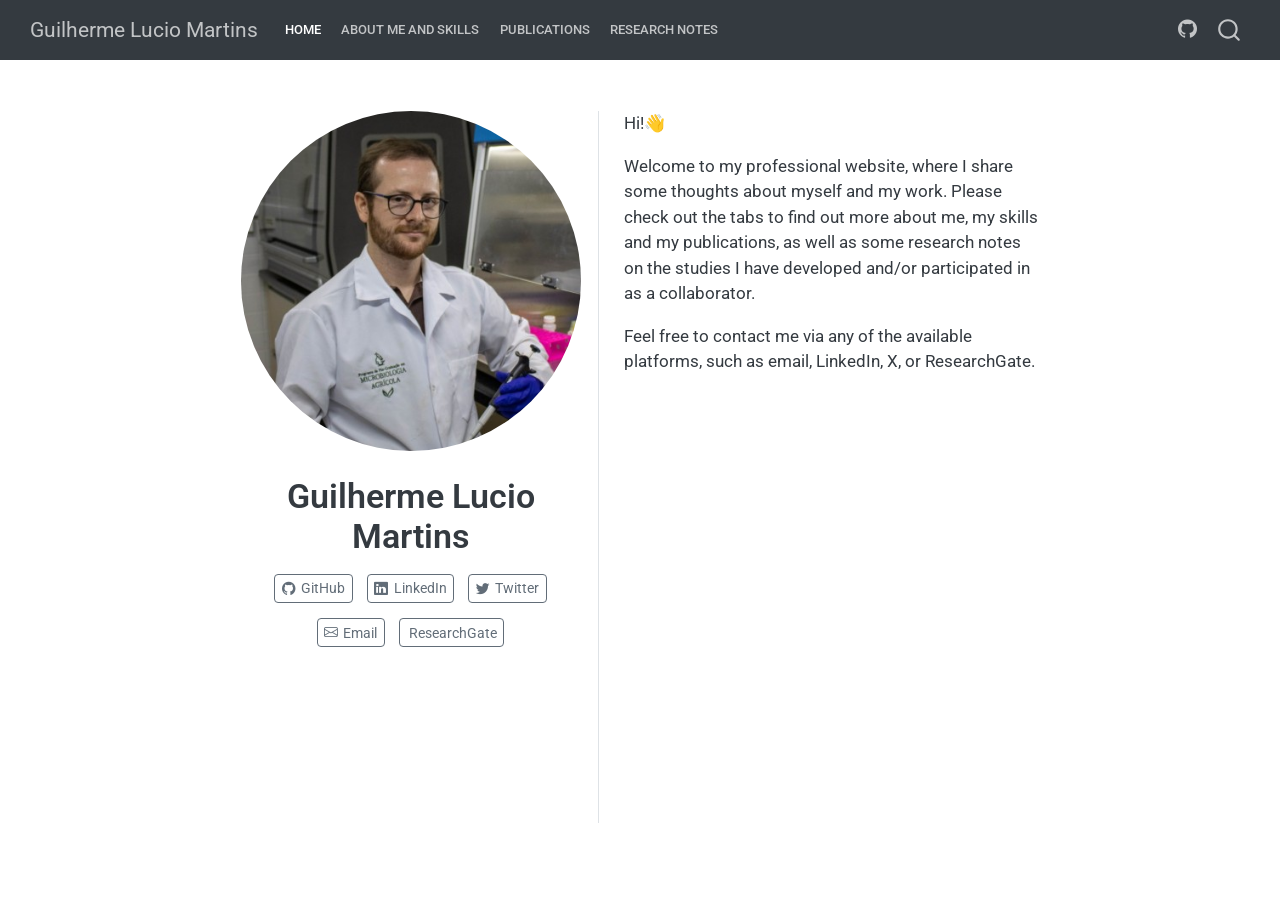
<file: docs/index.html>
<!DOCTYPE html>
<html xmlns="http://www.w3.org/1999/xhtml" lang="en" xml:lang="en"><head>

<meta charset="utf-8">
<meta name="generator" content="quarto-1.11.9">

<meta name="viewport" content="width=device-width, initial-scale=1.0, user-scalable=yes">


<title>Guilherme Lucio Martins</title>
<style>
/* Default styles provided by pandoc.
** See https://pandoc.org/MANUAL.html#variables-for-html for config info.
*/
span.smallcaps{font-variant: small-caps;}
div.columns{display: flex; gap: 1.5em;}
div.column{flex: auto;}
@media screen {
div.columns{gap: min(4vw, 1.5em);}
div.column{overflow-x: auto;}
}
div.hanging-indent{margin-left: 1.5em; text-indent: -1.5em;}
ul.task-list{list-style: none;}
ul.task-list li input[type="checkbox"] {
  width: 0.8em;
  margin: 0 0.8em 0.2em -1em; /* quarto-specific, see https://github.com/quarto-dev/quarto-cli/issues/4556 */ 
  vertical-align: middle;
}
</style>


<script src="site_libs/quarto-nav/quarto-nav.js"></script>
<script src="site_libs/quarto-nav/headroom.min.js"></script>
<script src="site_libs/clipboard/clipboard.min.js"></script>
<script src="site_libs/quarto-search/autocomplete.umd.js"></script>
<script src="site_libs/quarto-search/fuse.min.js"></script>
<script src="site_libs/quarto-search/quarto-search.js"></script>
<meta name="quarto:offset" content="./">
<script src="site_libs/quarto-html/quarto.js" type="module"></script>
<script src="site_libs/quarto-html/tabsets/tabsets.js" type="module"></script>
<script src="site_libs/quarto-html/scrollable-regions/scrollable-regions.js" type="module"></script>
<script src="site_libs/quarto-html/popper.min.js"></script>
<script src="site_libs/quarto-html/tippy.umd.min.js"></script>
<link href="site_libs/quarto-html/tippy.css" rel="stylesheet">
<link href="site_libs/quarto-html/quarto-syntax-highlighting-63b5708e65d6cd79cd7618c58d0c21e7.css" rel="stylesheet" id="quarto-text-highlighting-styles">
<script src="site_libs/bootstrap/bootstrap.min.js"></script>
<link href="site_libs/bootstrap/bootstrap-icons.css" rel="stylesheet">
<link href="site_libs/bootstrap/bootstrap-c6cf7bd44d0a6fa84b146c7b709c5f1a.min.css" rel="stylesheet" append-hash="true" id="quarto-bootstrap" data-mode="light">
<script id="quarto-search-options" type="application/json">{
  "location": "navbar",
  "copy-button": false,
  "collapse-after": 3,
  "panel-placement": "end",
  "type": "overlay",
  "limit": 50,
  "keyboard-shortcut": [
    "f",
    "/",
    "s"
  ],
  "show-item-context": false,
  "language": {
    "search-no-results-text": "No results",
    "search-matching-documents-text": "matching documents",
    "search-copy-link-title": "Copy link to search",
    "search-hide-matches-text": "Hide additional matches",
    "search-more-match-text": "more match in this document",
    "search-more-matches-text": "more matches in this document",
    "search-clear-button-title": "Clear",
    "search-text-placeholder": "",
    "search-detached-cancel-button-title": "Cancel",
    "search-submit-button-title": "Submit",
    "search-label": "Search"
  }
}</script>


</head>

<body class="nav-fixed fullcontent quarto-light"><a id="quarto-skip-link" class="visually-hidden-focusable" href="#quarto-document-content">Skip to main content</a>

<div id="quarto-search-results"></div>
  <header id="quarto-header" class="headroom fixed-top">
    <nav class="navbar navbar-expand-lg " data-bs-theme="dark" aria-label="Site">
      <div class="navbar-container container-fluid">
      <div class="navbar-brand-container mx-auto">
    <a class="navbar-brand" href="./index.html">
    <span class="navbar-title">Guilherme Lucio Martins</span>
    </a>
  </div>
          <button class="navbar-toggler" type="button" data-bs-toggle="collapse" data-bs-target="#navbarCollapse" aria-controls="navbarCollapse" aria-expanded="false" aria-label="Toggle navigation" onclick="if (window.quartoToggleHeadroom) { window.quartoToggleHeadroom(); }">
  <span class="navbar-toggler-icon"></span>
</button>
          <div class="collapse navbar-collapse" id="navbarCollapse">
            <ul class="navbar-nav navbar-nav-scroll me-auto">
  <li class="nav-item">
    <a class="nav-link active" href="./index.html" aria-current="page"> 
<span class="menu-text">Home</span></a>
  </li>  
  <li class="nav-item">
    <a class="nav-link" href="./about.html"> 
<span class="menu-text">About me and Skills</span></a>
  </li>  
  <li class="nav-item">
    <a class="nav-link" href="./publications.html"> 
<span class="menu-text">Publications</span></a>
  </li>  
  <li class="nav-item">
    <a class="nav-link" href="./notes.html"> 
<span class="menu-text">Research Notes</span></a>
  </li>  
</ul>
            <ul class="navbar-nav navbar-nav-scroll ms-auto">
  <li class="nav-item compact">
    <a class="nav-link" href="https://github.com/guilhermeluciomartins"> <i class="bi bi-github" role="img">
</i> 
<span class="menu-text"></span></a>
  </li>  
</ul>
          </div> <!-- /navcollapse -->
            <div class="quarto-navbar-tools">
</div>
            <div id="quarto-search" class="" title="Search"></div>
      </div> <!-- /container-fluid -->
    </nav>
</header>
<!-- content -->
<div id="quarto-content" class="quarto-container page-columns page-rows-contents page-layout-article page-navbar">
<!-- sidebar -->
<!-- margin-sidebar -->
    
<!-- main -->
<div class="quarto-about-trestles">
  <div class="about-entity">
    <img src="profile.jpg" class="about-image
  round " style="height: 20em; width: 20em;">
<header id="title-block-header" class="quarto-title-block default">
<div class="quarto-title">
<h1 class="title">Guilherme Lucio Martins</h1>
</div>
<div class="quarto-title-meta">
  </div>
</header>
    <div class="about-links">
  <a href="https://github.com/guilhermeluciomartins" class="about-link" rel="" target="">
    <i class="bi bi-github"></i>
     <span class="about-link-text">GitHub</span>
  </a>
  <a href="https://www.linkedin.com/in/guilherme-lucio-martins/" class="about-link" rel="" target="">
    <i class="bi bi-linkedin"></i>
     <span class="about-link-text">LinkedIn</span>
  </a>
  <a href="https://x.com/MartinsGL_" class="about-link" rel="" target="">
    <i class="bi bi-twitter"></i>
     <span class="about-link-text">Twitter</span>
  </a>
  <a href="mailto:guilhermelucio@usp.br" class="about-link" rel="" target="">
    <i class="bi bi-envelope"></i>
     <span class="about-link-text">Email</span>
  </a>
  <a href="https://www.researchgate.net/profile/Guilherme-Martins-23?ev=hdr_xprf" class="about-link" rel="" target="">
    <i class="bi bi-r square"></i>
     <span class="about-link-text">ResearchGate</span>
  </a>
</div>
  </div>
  <div class="about-contents"><main class="content" id="quarto-document-content" tabindex="-1">
<p>Hi!👋</p>
<p>Welcome to my professional website, where I share some thoughts about myself and my work. Please check out the tabs to find out more about me, my skills and my publications, as well as some research notes on the studies I have developed and/or participated in as a collaborator.</p>
<p>Feel free to contact me via any of the available platforms, such as email, LinkedIn, X, or ResearchGate.</p>


</main></div>
</div>
 <!-- /main -->
<script id="quarto-html-after-body" type="application/javascript">
  window.document.addEventListener("DOMContentLoaded", function (event) {
    const isCodeAnnotation = (el) => {
      for (const clz of el.classList) {
        if (clz.startsWith('code-annotation-')) {                     
          return true;
        }
      }
      return false;
    }
    const onCopySuccess = function(e) {
      // button target
      const button = e.trigger;
      // don't keep focus
      button.blur();
      // flash "checked"
      button.classList.add('code-copy-button-checked');
      var currentTitle = button.getAttribute("title");
      button.setAttribute("title", "Copied!");
      let tooltip;
      if (window.bootstrap) {
        button.setAttribute("data-bs-toggle", "tooltip");
        button.setAttribute("data-bs-placement", "left");
        button.setAttribute("data-bs-title", "Copied!");
        tooltip = new bootstrap.Tooltip(button, 
          { trigger: "manual", 
            customClass: "code-copy-button-tooltip",
            offset: [0, -8]});
        tooltip.show();    
      }
      setTimeout(function() {
        if (tooltip) {
          tooltip.hide();
          button.removeAttribute("data-bs-title");
          button.removeAttribute("data-bs-toggle");
          button.removeAttribute("data-bs-placement");
        }
        button.setAttribute("title", currentTitle);
        button.classList.remove('code-copy-button-checked');
      }, 1000);
      // clear code selection
      e.clearSelection();
    }
    const getTextToCopy = function(trigger) {
      const outerScaffold = trigger.parentElement.cloneNode(true);
      const codeEl = outerScaffold.querySelector('code');
      for (const childEl of codeEl.children) {
        if (isCodeAnnotation(childEl)) {
          childEl.remove();
        }
      }
      return codeEl.innerText;
    }
    const clipboard = new window.ClipboardJS('.code-copy-button:not([data-in-quarto-modal])', {
      text: getTextToCopy
    });
    clipboard.on('success', onCopySuccess);
    if (window.document.getElementById('quarto-embedded-source-code-modal')) {
      const clipboardModal = new window.ClipboardJS('.code-copy-button[data-in-quarto-modal]', {
        text: getTextToCopy,
        container: window.document.getElementById('quarto-embedded-source-code-modal')
      });
      clipboardModal.on('success', onCopySuccess);
    }
      var localhostRegex = new RegExp(/^(?:http|https):\/\/localhost\:?[0-9]*\//);
      var mailtoRegex = new RegExp(/^mailto:/);
        var filterRegex = new RegExp('/' + window.location.host + '/');
      var isInternal = (href) => {
          return filterRegex.test(href) || localhostRegex.test(href) || mailtoRegex.test(href);
      }
      // Inspect non-navigation links and adorn them if external
      window.quartoDecorateExternalLinks = function (root) {
     var links = (root || window.document).querySelectorAll('a[href]:not(.nav-link):not(.navbar-brand):not(.toc-action):not(.sidebar-link):not(.sidebar-item-toggle):not(.pagination-link):not(.no-external):not([aria-hidden]):not(.dropdown-item):not(.quarto-navigation-tool):not(.about-link)');
      for (var i=0; i<links.length; i++) {
        const link = links[i];
        if (!isInternal(link.href)) {
          // undo the damage that might have been done by quarto-nav.js in the case of
          // links that we want to consider external
          if (link.dataset.originalHref !== undefined) {
            link.href = link.dataset.originalHref;
          }
          if (!link.classList.contains('no-external-icon')) {
          }
        }
      }
      };
      window.quartoDecorateExternalLinks(window.document);
    // Esc closes the popup (WCAG 1.4.13) and focus leaving both trigger and
    // popup closes it (WCAG 2.4.11); tippy handles neither for interactive popups.
    const hideOnEscAndFocusOut = {
      name: 'hideOnEscAndFocusOut',
      defaultValue: true,
      fn(instance) {
        const dismiss = () => {
          // A show scheduled by the trigger delay would otherwise reopen it
          instance.clearDelayTimeouts();
          instance.hide();
        };
        const onKeyDown = (event) => {
          if (event.key !== 'Escape') {
            return;
          }
          // Keep Esc from also reaching page handlers (e.g. reveal.js overview),
          // except an open reveal.js slide menu, which Esc should close too.
          // The menu handles keys only when its keyboard option is on.
          const menuHandlesEsc = window.Reveal?.getPlugin?.('menu')?.isOpen() &&
            window.Reveal.getConfig().menu?.keyboard !== false;
          if (!menuHandlesEsc) {
            event.stopPropagation();
          }
          if (instance.popper.contains(window.document.activeElement)) {
            // Disabled while refocusing so the focus trigger does not reopen it
            instance.disable();
            instance.reference.focus();
            instance.enable();
          }
          dismiss();
        };
        const onFocusOut = (event) => {
          const target = event.relatedTarget;
          if (target && !instance.reference.contains(target) &&
              !instance.popper.contains(target)) {
            dismiss();
          }
        };
        // On the trigger too: a click trigger (code-annotations: select) has no
        // blur handling. Attached for the instance's lifetime so leaving the
        // trigger also cancels a show still pending on the trigger delay.
        instance.reference.addEventListener('focusout', onFocusOut);
        return {
          onShow() {
            window.document.addEventListener('keydown', onKeyDown, true);
            instance.popper.addEventListener('focusout', onFocusOut);
          },
          onHide() {
            window.document.removeEventListener('keydown', onKeyDown, true);
            instance.popper.removeEventListener('focusout', onFocusOut);
          },
          onDestroy() {
            instance.reference.removeEventListener('focusout', onFocusOut);
          },
        };
      },
    };
    function tippyHover(el, contentFn, onTriggerFn, onUntriggerFn) {
      const config = {
        allowHTML: true,
        maxWidth: 500,
        delay: 100,
        arrow: false,
        appendTo: function(el) {
            return el.parentElement;
        },
        interactive: true,
        interactiveBorder: 10,
        theme: 'quarto',
        placement: 'bottom-start',
        plugins: [hideOnEscAndFocusOut],
      };
      if (contentFn) {
        config.content = contentFn;
      }
      if (onTriggerFn) {
        config.onTrigger = onTriggerFn;
      }
      if (onUntriggerFn) {
        config.onUntrigger = onUntriggerFn;
      }
      window.tippy(el, config); 
    }
    const noterefs = window.document.querySelectorAll('a[role="doc-noteref"]');
    for (var i=0; i<noterefs.length; i++) {
      const ref = noterefs[i];
      tippyHover(ref, function() {
        // use id or data attribute instead here
        let href = ref.getAttribute('data-footnote-href') || ref.getAttribute('href');
        try { href = new URL(href).hash; } catch {}
        const id = href.replace(/^#\/?/, "");
        const note = window.document.getElementById(id);
        if (note) {
          return note.innerHTML;
        } else {
          return "";
        }
      });
    }
    const xrefs = window.document.querySelectorAll('a.quarto-xref');
    const processXRef = (id, note) => {
      // Strip column container classes
      const stripColumnClz = (el) => {
        el.classList.remove("page-full", "page-columns");
        if (el.children) {
          for (const child of el.children) {
            stripColumnClz(child);
          }
        }
      }
      stripColumnClz(note)
      if (id === null || id.startsWith('sec-')) {
        // Special case sections, only their first couple elements
        const container = document.createElement("div");
        if (note.children && note.children.length > 2) {
          container.appendChild(note.children[0].cloneNode(true));
          for (let i = 1; i < note.children.length; i++) {
            const child = note.children[i];
            if (child.tagName === "P" && child.innerText === "") {
              continue;
            } else {
              container.appendChild(child.cloneNode(true));
              break;
            }
          }
          if (window.Quarto?.typesetMath) {
            window.Quarto.typesetMath(container);
          }
          return container.innerHTML
        } else {
          if (window.Quarto?.typesetMath) {
            window.Quarto.typesetMath(note);
          }
          return note.innerHTML;
        }
      } else {
        // Remove any anchor links if they are present
        const anchorLink = note.querySelector('a.anchorjs-link');
        if (anchorLink) {
          anchorLink.remove();
        }
        if (window.Quarto?.typesetMath) {
          window.Quarto.typesetMath(note);
        }
        if (note.classList.contains("callout")) {
          return note.outerHTML;
        } else {
          return note.innerHTML;
        }
      }
    }
    for (var i=0; i<xrefs.length; i++) {
      const xref = xrefs[i];
      tippyHover(xref, undefined, function(instance) {
        instance.disable();
        let url = xref.getAttribute('href');
        let hash = undefined; 
        if (url.startsWith('#')) {
          hash = url;
        } else {
          try { hash = new URL(url).hash; } catch {}
        }
        if (hash) {
          const id = hash.replace(/^#\/?/, "");
          const note = window.document.getElementById(id);
          if (note !== null) {
            try {
              const html = processXRef(id, note.cloneNode(true));
              instance.setContent(html);
            } finally {
              instance.enable();
              instance.show();
            }
          } else {
            // See if we can fetch this
            fetch(url.split('#')[0])
            .then(res => res.text())
            .then(html => {
              const parser = new DOMParser();
              const htmlDoc = parser.parseFromString(html, "text/html");
              const note = htmlDoc.getElementById(id);
              if (note !== null) {
                const html = processXRef(id, note);
                instance.setContent(html);
              } 
            }).finally(() => {
              instance.enable();
              instance.show();
            });
          }
        } else {
          // See if we can fetch a full url (with no hash to target)
          // This is a special case and we should probably do some content thinning / targeting
          fetch(url)
          .then(res => res.text())
          .then(html => {
            const parser = new DOMParser();
            const htmlDoc = parser.parseFromString(html, "text/html");
            const note = htmlDoc.querySelector('main.content');
            if (note !== null) {
              // This should only happen for chapter cross references
              // (since there is no id in the URL)
              // remove the first header
              if (note.children.length > 0 && note.children[0].tagName === "HEADER") {
                note.children[0].remove();
              }
              const html = processXRef(null, note);
              instance.setContent(html);
            } 
          }).finally(() => {
            instance.enable();
            instance.show();
          });
        }
      }, function(instance) {
      });
    }
        let selectedAnnoteEl;
        const selectorForAnnotation = ( cell, annotation) => {
          let cellAttr = 'data-code-cell="' + cell + '"';
          let lineAttr = 'data-code-annotation="' +  annotation + '"';
          const selector = 'span[' + cellAttr + '][' + lineAttr + ']';
          return selector;
        }
        const selectCodeLines = (annoteEl) => {
          const doc = window.document;
          const targetCell = annoteEl.getAttribute("data-target-cell");
          const targetAnnotation = annoteEl.getAttribute("data-target-annotation");
          const annoteSpan = window.document.querySelector(selectorForAnnotation(targetCell, targetAnnotation));
          const lines = annoteSpan.getAttribute("data-code-lines").split(",");
          const lineIds = lines.map((line) => {
            return targetCell + "-" + line;
          })
          // Each band is positioned against its own containing block, which is
          // not the offsetParent of the lines, so place it from client rects.
          const placeBand = (band, firstEl, lastEl, codeBlock) => {
            const container = band.offsetParent;
            if (container === null) {
              return;
            }
            const containerRect = container.getBoundingClientRect();
            // Reveal.js scales slides with a transform, so convert client
            // pixels back to the CSS pixels of the container.
            const scale = containerRect.height / container.offsetHeight || 1;
            const firstRect = firstEl.getBoundingClientRect();
            const lastRect = lastEl.getBoundingClientRect();
            const top = (firstRect.top - containerRect.top) / scale - container.clientTop + container.scrollTop;
            const height = (lastRect.bottom - firstRect.top) / scale;
            band.style.top = top - 2 + "px";
            band.style.height = height + 4 + "px";
            if (codeBlock) {
              // Without the copy button wrapper, the containing block is wider
              // than the code block, so span the code block explicitly.
              const blockRect = codeBlock.getBoundingClientRect();
              band.style.left = (blockRect.left - containerRect.left) / scale - container.clientLeft + container.scrollLeft + "px";
              band.style.width = blockRect.width / scale + "px";
            }
          };
          if (lineIds.length > 0) {
            const el = window.document.getElementById(lineIds[0]);
            const lastEl = window.document.getElementById(lineIds[lineIds.length - 1]);
            const parent = el.parentElement.parentElement;
            // cook up a div (if necessary) and position it
            let div = window.document.getElementById("code-annotation-line-highlight");
            if (div === null) {
              div = window.document.createElement("div");
              div.setAttribute("id", "code-annotation-line-highlight");
              div.style.position = 'absolute';
              parent.appendChild(div);
            }
            placeBand(div, el, lastEl, parent.closest("div.sourceCode") || parent);
            let gutterDiv = window.document.getElementById("code-annotation-line-highlight-gutter");
            if (gutterDiv === null) {
              gutterDiv = window.document.createElement("div");
              gutterDiv.setAttribute("id", "code-annotation-line-highlight-gutter");
              gutterDiv.style.position = 'absolute';
              const codeCell = window.document.getElementById(targetCell);
              const gutter = codeCell.querySelector('.code-annotation-gutter');
              gutter.appendChild(gutterDiv);
            }
            placeBand(gutterDiv, el, lastEl);
            selectedAnnoteEl = annoteEl;
          }
        };
        const unselectCodeLines = () => {
          const elementsIds = ["code-annotation-line-highlight", "code-annotation-line-highlight-gutter"];
          elementsIds.forEach((elId) => {
            const div = window.document.getElementById(elId);
            if (div) {
              div.remove();
            }
          });
          selectedAnnoteEl = undefined;
        };
          // Handle positioning of the toggle
      window.addEventListener(
        "resize",
        throttle(() => {
          elRect = undefined;
          if (selectedAnnoteEl) {
            selectCodeLines(selectedAnnoteEl);
          }
        }, 10)
      );
      function throttle(fn, ms) {
      let throttle = false;
      let timer;
        return (...args) => {
          if(!throttle) { // first call gets through
              fn.apply(this, args);
              throttle = true;
          } else { // all the others get throttled
              if(timer) clearTimeout(timer); // cancel #2
              timer = setTimeout(() => {
                fn.apply(this, args);
                timer = throttle = false;
              }, ms);
          }
        };
      }
        // Attach click handler to the DT
        const annoteDls = window.document.querySelectorAll('dt[data-target-cell]');
        for (const annoteDlNode of annoteDls) {
          annoteDlNode.addEventListener('click', (event) => {
            const clickedEl = event.target;
            if (clickedEl !== selectedAnnoteEl) {
              unselectCodeLines();
              const activeEl = window.document.querySelector('dt[data-target-cell].code-annotation-active');
              if (activeEl) {
                activeEl.classList.remove('code-annotation-active');
              }
              selectCodeLines(clickedEl);
              clickedEl.classList.add('code-annotation-active');
            } else {
              // Unselect the line
              unselectCodeLines();
              clickedEl.classList.remove('code-annotation-active');
            }
          });
        }
    const findCites = (el) => {
      const parentEl = el.parentElement;
      if (parentEl) {
        const cites = parentEl.dataset.cites;
        if (cites) {
          return {
            el,
            cites: cites.split(' ')
          };
        } else {
          return findCites(el.parentElement)
        }
      } else {
        return undefined;
      }
    };
    var bibliorefs = window.document.querySelectorAll('a[role="doc-biblioref"]');
    for (var i=0; i<bibliorefs.length; i++) {
      const ref = bibliorefs[i];
      const citeInfo = findCites(ref);
      if (citeInfo) {
        tippyHover(citeInfo.el, function() {
          var popup = window.document.createElement('div');
          citeInfo.cites.forEach(function(cite) {
            var citeDiv = window.document.createElement('div');
            citeDiv.classList.add('hanging-indent');
            citeDiv.classList.add('csl-entry');
            var biblioDiv = window.document.getElementById('ref-' + cite);
            if (biblioDiv) {
              citeDiv.innerHTML = biblioDiv.innerHTML;
            }
            popup.appendChild(citeDiv);
          });
          return popup.innerHTML;
        });
      }
    }
  });
  </script>
  <script type="application/javascript">
  window.quartoScrollableRegionsLabels = {"code":"Scrollable code","output":"Scrollable output"};
  </script>
</div> <!-- /content -->




</body></html>
</file>
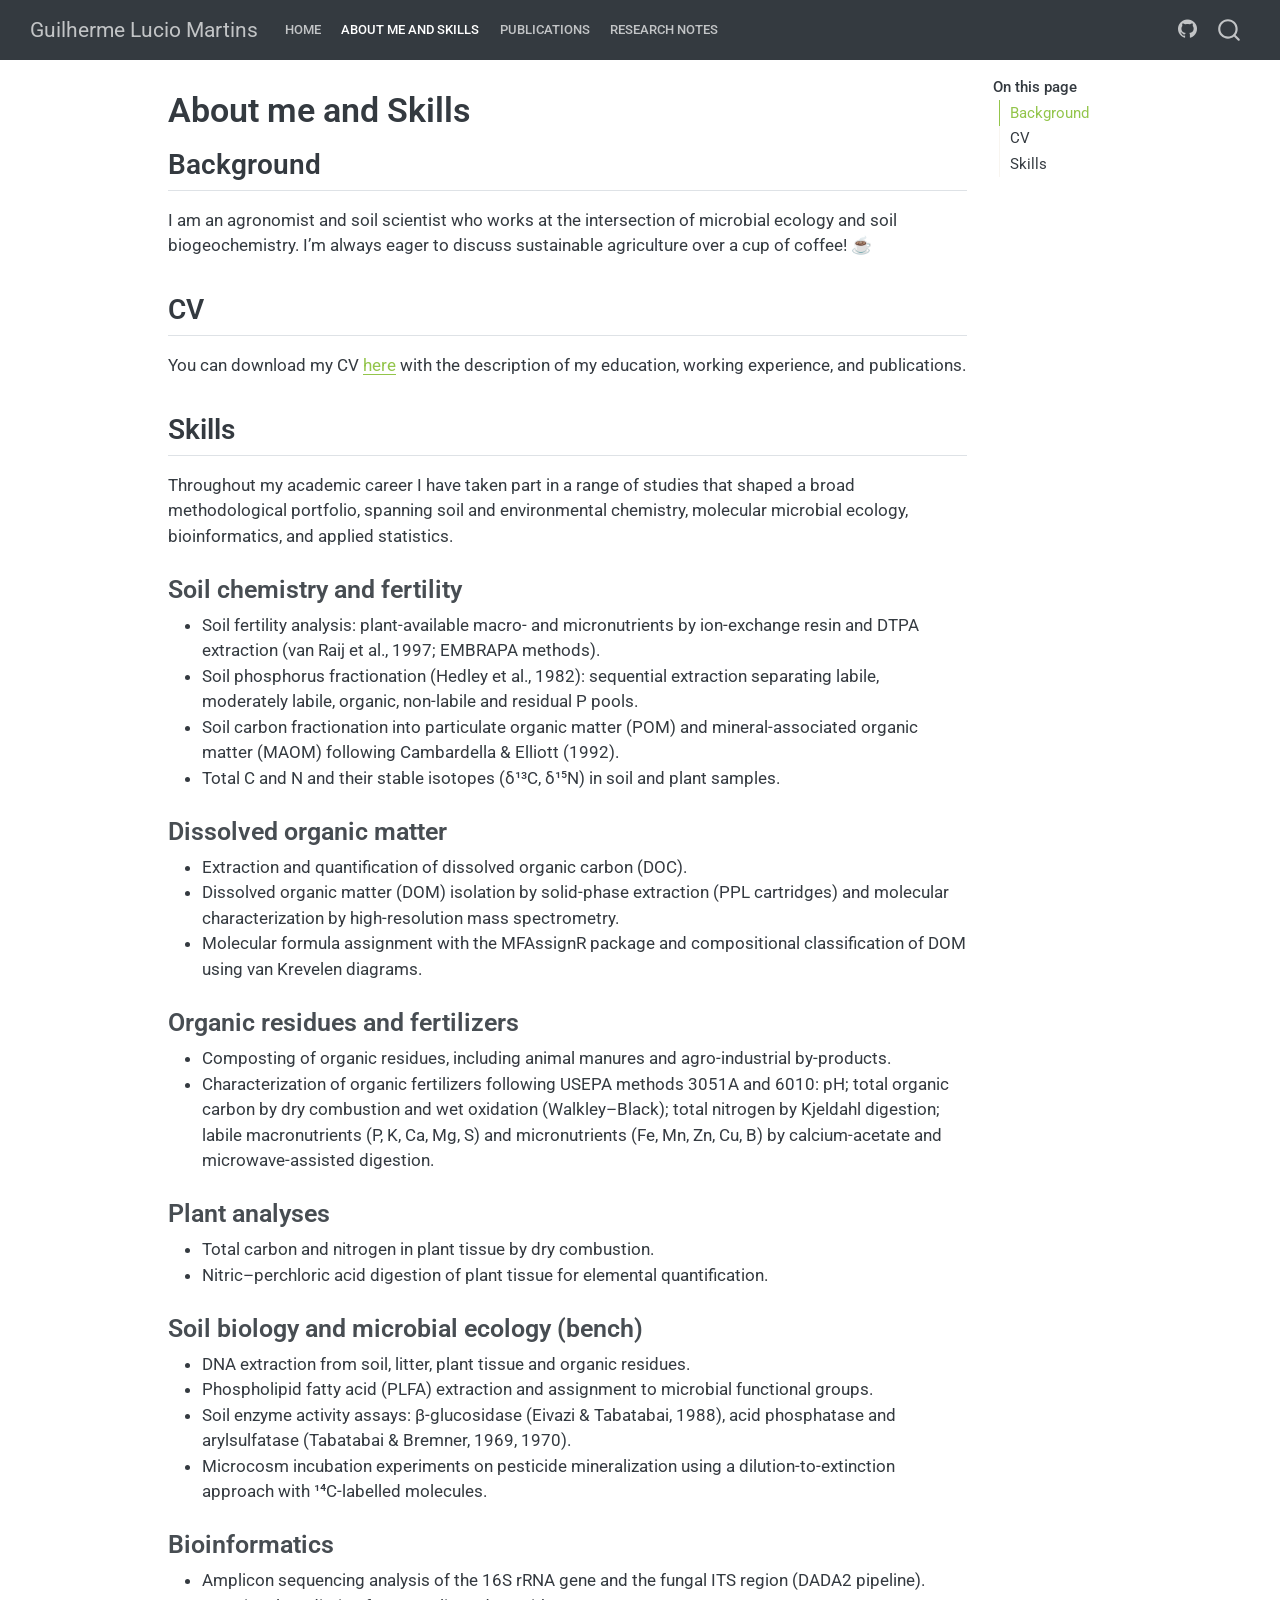
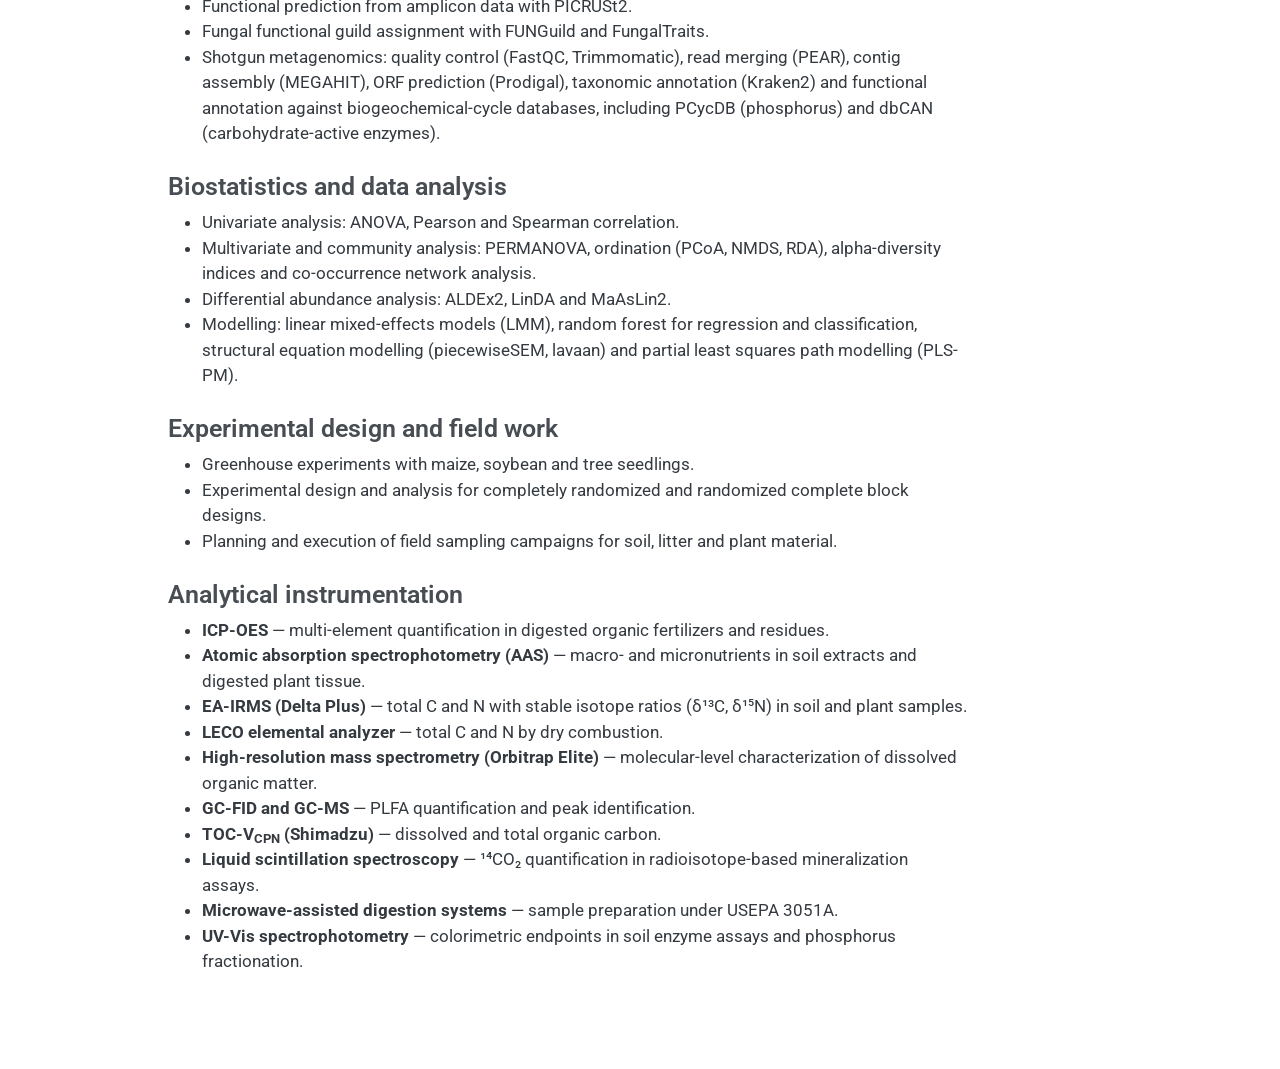
<file: docs/about.html>
<!DOCTYPE html>
<html xmlns="http://www.w3.org/1999/xhtml" lang="en" xml:lang="en"><head>

<meta charset="utf-8">
<meta name="generator" content="quarto-1.11.9">

<meta name="viewport" content="width=device-width, initial-scale=1.0, user-scalable=yes">


<title>About me and Skills – Guilherme Lucio Martins</title>
<style>
/* Default styles provided by pandoc.
** See https://pandoc.org/MANUAL.html#variables-for-html for config info.
*/
span.smallcaps{font-variant: small-caps;}
div.columns{display: flex; gap: 1.5em;}
div.column{flex: auto;}
@media screen {
div.columns{gap: min(4vw, 1.5em);}
div.column{overflow-x: auto;}
}
div.hanging-indent{margin-left: 1.5em; text-indent: -1.5em;}
ul.task-list{list-style: none;}
ul.task-list li input[type="checkbox"] {
  width: 0.8em;
  margin: 0 0.8em 0.2em -1em; /* quarto-specific, see https://github.com/quarto-dev/quarto-cli/issues/4556 */ 
  vertical-align: middle;
}
</style>


<script src="site_libs/quarto-nav/quarto-nav.js"></script>
<script src="site_libs/quarto-nav/headroom.min.js"></script>
<script src="site_libs/clipboard/clipboard.min.js"></script>
<script src="site_libs/quarto-search/autocomplete.umd.js"></script>
<script src="site_libs/quarto-search/fuse.min.js"></script>
<script src="site_libs/quarto-search/quarto-search.js"></script>
<meta name="quarto:offset" content="./">
<script src="site_libs/quarto-html/quarto.js" type="module"></script>
<script src="site_libs/quarto-html/tabsets/tabsets.js" type="module"></script>
<script src="site_libs/quarto-html/scrollable-regions/scrollable-regions.js" type="module"></script>
<script src="site_libs/quarto-html/popper.min.js"></script>
<script src="site_libs/quarto-html/tippy.umd.min.js"></script>
<script src="site_libs/quarto-html/anchor.min.js"></script>
<link href="site_libs/quarto-html/tippy.css" rel="stylesheet">
<link href="site_libs/quarto-html/quarto-syntax-highlighting-63b5708e65d6cd79cd7618c58d0c21e7.css" rel="stylesheet" id="quarto-text-highlighting-styles">
<script src="site_libs/bootstrap/bootstrap.min.js"></script>
<link href="site_libs/bootstrap/bootstrap-icons.css" rel="stylesheet">
<link href="site_libs/bootstrap/bootstrap-c6cf7bd44d0a6fa84b146c7b709c5f1a.min.css" rel="stylesheet" append-hash="true" id="quarto-bootstrap" data-mode="light">
<script id="quarto-search-options" type="application/json">{
  "location": "navbar",
  "copy-button": false,
  "collapse-after": 3,
  "panel-placement": "end",
  "type": "overlay",
  "limit": 50,
  "keyboard-shortcut": [
    "f",
    "/",
    "s"
  ],
  "show-item-context": false,
  "language": {
    "search-no-results-text": "No results",
    "search-matching-documents-text": "matching documents",
    "search-copy-link-title": "Copy link to search",
    "search-hide-matches-text": "Hide additional matches",
    "search-more-match-text": "more match in this document",
    "search-more-matches-text": "more matches in this document",
    "search-clear-button-title": "Clear",
    "search-text-placeholder": "",
    "search-detached-cancel-button-title": "Cancel",
    "search-submit-button-title": "Submit",
    "search-label": "Search"
  }
}</script>


</head>

<body class="nav-fixed quarto-light"><a id="quarto-skip-link" class="visually-hidden-focusable" href="#quarto-document-content">Skip to main content</a>

<div id="quarto-search-results"></div>
  <header id="quarto-header" class="headroom fixed-top">
    <nav class="navbar navbar-expand-lg " data-bs-theme="dark" aria-label="Site">
      <div class="navbar-container container-fluid">
      <div class="navbar-brand-container mx-auto">
    <a class="navbar-brand" href="./index.html">
    <span class="navbar-title">Guilherme Lucio Martins</span>
    </a>
  </div>
          <button class="navbar-toggler" type="button" data-bs-toggle="collapse" data-bs-target="#navbarCollapse" aria-controls="navbarCollapse" aria-expanded="false" aria-label="Toggle navigation" onclick="if (window.quartoToggleHeadroom) { window.quartoToggleHeadroom(); }">
  <span class="navbar-toggler-icon"></span>
</button>
          <div class="collapse navbar-collapse" id="navbarCollapse">
            <ul class="navbar-nav navbar-nav-scroll me-auto">
  <li class="nav-item">
    <a class="nav-link" href="./index.html"> 
<span class="menu-text">Home</span></a>
  </li>  
  <li class="nav-item">
    <a class="nav-link active" href="./about.html" aria-current="page"> 
<span class="menu-text">About me and Skills</span></a>
  </li>  
  <li class="nav-item">
    <a class="nav-link" href="./publications.html"> 
<span class="menu-text">Publications</span></a>
  </li>  
  <li class="nav-item">
    <a class="nav-link" href="./notes.html"> 
<span class="menu-text">Research Notes</span></a>
  </li>  
</ul>
            <ul class="navbar-nav navbar-nav-scroll ms-auto">
  <li class="nav-item compact">
    <a class="nav-link" href="https://github.com/guilhermeluciomartins"> <i class="bi bi-github" role="img">
</i> 
<span class="menu-text"></span></a>
  </li>  
</ul>
          </div> <!-- /navcollapse -->
            <div class="quarto-navbar-tools">
</div>
            <div id="quarto-search" class="" title="Search"></div>
      </div> <!-- /container-fluid -->
    </nav>
</header>
<!-- content -->
<div id="quarto-content" class="quarto-container page-columns page-rows-contents page-layout-article page-navbar">
<!-- sidebar -->
<!-- margin-sidebar -->
    <div id="quarto-margin-sidebar" class="sidebar margin-sidebar">
        <nav id="TOC" role="doc-toc" aria-labelledby="toc-title" class="toc-active">
    <h2 id="toc-title">On this page</h2>
   
  <ul>
  <li><a href="#background" id="toc-background" class="nav-link active" data-scroll-target="#background">Background</a></li>
  <li><a href="#cv" id="toc-cv" class="nav-link" data-scroll-target="#cv">CV</a></li>
  <li><a href="#skills" id="toc-skills" class="nav-link" data-scroll-target="#skills">Skills</a>
  <ul class="collapse">
  <li><a href="#soil-chemistry-and-fertility" id="toc-soil-chemistry-and-fertility" class="nav-link" data-scroll-target="#soil-chemistry-and-fertility">Soil chemistry and fertility</a></li>
  <li><a href="#dissolved-organic-matter" id="toc-dissolved-organic-matter" class="nav-link" data-scroll-target="#dissolved-organic-matter">Dissolved organic matter</a></li>
  <li><a href="#organic-residues-and-fertilizers" id="toc-organic-residues-and-fertilizers" class="nav-link" data-scroll-target="#organic-residues-and-fertilizers">Organic residues and fertilizers</a></li>
  <li><a href="#plant-analyses" id="toc-plant-analyses" class="nav-link" data-scroll-target="#plant-analyses">Plant analyses</a></li>
  <li><a href="#soil-biology-and-microbial-ecology-bench" id="toc-soil-biology-and-microbial-ecology-bench" class="nav-link" data-scroll-target="#soil-biology-and-microbial-ecology-bench">Soil biology and microbial ecology (bench)</a></li>
  <li><a href="#bioinformatics" id="toc-bioinformatics" class="nav-link" data-scroll-target="#bioinformatics">Bioinformatics</a></li>
  <li><a href="#biostatistics-and-data-analysis" id="toc-biostatistics-and-data-analysis" class="nav-link" data-scroll-target="#biostatistics-and-data-analysis">Biostatistics and data analysis</a></li>
  <li><a href="#experimental-design-and-field-work" id="toc-experimental-design-and-field-work" class="nav-link" data-scroll-target="#experimental-design-and-field-work">Experimental design and field work</a></li>
  <li><a href="#analytical-instrumentation" id="toc-analytical-instrumentation" class="nav-link" data-scroll-target="#analytical-instrumentation">Analytical instrumentation</a></li>
  </ul></li>
  </ul>
</nav>
    </div>
<!-- main -->
<main class="content" id="quarto-document-content" tabindex="-1">

<header id="title-block-header" class="quarto-title-block default">
<div class="quarto-title">
<h1 class="title">About me and Skills</h1>
</div>



<div class="quarto-title-meta">

    
  
    
  </div>
  


</header>


<section id="background" class="level2">
<h2 class="anchored" data-anchor-id="background">Background</h2>
<p>I am an agronomist and soil scientist who works at the intersection of microbial ecology and soil biogeochemistry. I’m always eager to discuss sustainable agriculture over a cup of coffee! ☕</p>
</section>
<section id="cv" class="level2">
<h2 class="anchored" data-anchor-id="cv">CV</h2>
<p>You can download my CV <a href="files/CV_Guilherme_Lucio_Martins_2026">here</a> with the description of my education, working experience, and publications.</p>
</section>
<section id="skills" class="level2">
<h2 class="anchored" data-anchor-id="skills">Skills</h2>
<p>Throughout my academic career I have taken part in a range of studies that shaped a broad methodological portfolio, spanning soil and environmental chemistry, molecular microbial ecology, bioinformatics, and applied statistics.</p>
<section id="soil-chemistry-and-fertility" class="level3">
<h3 class="anchored" data-anchor-id="soil-chemistry-and-fertility">Soil chemistry and fertility</h3>
<ul>
<li>Soil fertility analysis: plant-available macro- and micronutrients by ion-exchange resin and DTPA extraction (van Raij et al., 1997; EMBRAPA methods).</li>
<li>Soil phosphorus fractionation (Hedley et al., 1982): sequential extraction separating labile, moderately labile, organic, non-labile and residual P pools.</li>
<li>Soil carbon fractionation into particulate organic matter (POM) and mineral-associated organic matter (MAOM) following Cambardella &amp; Elliott (1992).</li>
<li>Total C and N and their stable isotopes (δ¹³C, δ¹⁵N) in soil and plant samples.</li>
</ul>
</section>
<section id="dissolved-organic-matter" class="level3">
<h3 class="anchored" data-anchor-id="dissolved-organic-matter">Dissolved organic matter</h3>
<ul>
<li>Extraction and quantification of dissolved organic carbon (DOC).</li>
<li>Dissolved organic matter (DOM) isolation by solid-phase extraction (PPL cartridges) and molecular characterization by high-resolution mass spectrometry.</li>
<li>Molecular formula assignment with the MFAssignR package and compositional classification of DOM using van Krevelen diagrams.</li>
</ul>
</section>
<section id="organic-residues-and-fertilizers" class="level3">
<h3 class="anchored" data-anchor-id="organic-residues-and-fertilizers">Organic residues and fertilizers</h3>
<ul>
<li>Composting of organic residues, including animal manures and agro-industrial by-products.</li>
<li>Characterization of organic fertilizers following USEPA methods 3051A and 6010: pH; total organic carbon by dry combustion and wet oxidation (Walkley–Black); total nitrogen by Kjeldahl digestion; labile macronutrients (P, K, Ca, Mg, S) and micronutrients (Fe, Mn, Zn, Cu, B) by calcium-acetate and microwave-assisted digestion.</li>
</ul>
</section>
<section id="plant-analyses" class="level3">
<h3 class="anchored" data-anchor-id="plant-analyses">Plant analyses</h3>
<ul>
<li>Total carbon and nitrogen in plant tissue by dry combustion.</li>
<li>Nitric–perchloric acid digestion of plant tissue for elemental quantification.</li>
</ul>
</section>
<section id="soil-biology-and-microbial-ecology-bench" class="level3">
<h3 class="anchored" data-anchor-id="soil-biology-and-microbial-ecology-bench">Soil biology and microbial ecology (bench)</h3>
<ul>
<li>DNA extraction from soil, litter, plant tissue and organic residues.</li>
<li>Phospholipid fatty acid (PLFA) extraction and assignment to microbial functional groups.</li>
<li>Soil enzyme activity assays: β-glucosidase (Eivazi &amp; Tabatabai, 1988), acid phosphatase and arylsulfatase (Tabatabai &amp; Bremner, 1969, 1970).</li>
<li>Microcosm incubation experiments on pesticide mineralization using a dilution-to-extinction approach with ¹⁴C-labelled molecules.</li>
</ul>
</section>
<section id="bioinformatics" class="level3">
<h3 class="anchored" data-anchor-id="bioinformatics">Bioinformatics</h3>
<ul>
<li>Amplicon sequencing analysis of the 16S rRNA gene and the fungal ITS region (DADA2 pipeline).</li>
<li>Functional prediction from amplicon data with PICRUSt2.</li>
<li>Fungal functional guild assignment with FUNGuild and FungalTraits.</li>
<li>Shotgun metagenomics: quality control (FastQC, Trimmomatic), read merging (PEAR), contig assembly (MEGAHIT), ORF prediction (Prodigal), taxonomic annotation (Kraken2) and functional annotation against biogeochemical-cycle databases, including PCycDB (phosphorus) and dbCAN (carbohydrate-active enzymes).</li>
</ul>
</section>
<section id="biostatistics-and-data-analysis" class="level3">
<h3 class="anchored" data-anchor-id="biostatistics-and-data-analysis">Biostatistics and data analysis</h3>
<ul>
<li>Univariate analysis: ANOVA, Pearson and Spearman correlation.</li>
<li>Multivariate and community analysis: PERMANOVA, ordination (PCoA, NMDS, RDA), alpha-diversity indices and co-occurrence network analysis.</li>
<li>Differential abundance analysis: ALDEx2, LinDA and MaAsLin2.</li>
<li>Modelling: linear mixed-effects models (LMM), random forest for regression and classification, structural equation modelling (piecewiseSEM, lavaan) and partial least squares path modelling (PLS-PM).</li>
</ul>
</section>
<section id="experimental-design-and-field-work" class="level3">
<h3 class="anchored" data-anchor-id="experimental-design-and-field-work">Experimental design and field work</h3>
<ul>
<li>Greenhouse experiments with maize, soybean and tree seedlings.</li>
<li>Experimental design and analysis for completely randomized and randomized complete block designs.</li>
<li>Planning and execution of field sampling campaigns for soil, litter and plant material.</li>
</ul>
</section>
<section id="analytical-instrumentation" class="level3">
<h3 class="anchored" data-anchor-id="analytical-instrumentation">Analytical instrumentation</h3>
<ul>
<li><strong>ICP-OES</strong> — multi-element quantification in digested organic fertilizers and residues.</li>
<li><strong>Atomic absorption spectrophotometry (AAS)</strong> — macro- and micronutrients in soil extracts and digested plant tissue.</li>
<li><strong>EA-IRMS (Delta Plus)</strong> — total C and N with stable isotope ratios (δ¹³C, δ¹⁵N) in soil and plant samples.</li>
<li><strong>LECO elemental analyzer</strong> — total C and N by dry combustion.</li>
<li><strong>High-resolution mass spectrometry (Orbitrap Elite)</strong> — molecular-level characterization of dissolved organic matter.</li>
<li><strong>GC-FID and GC-MS</strong> — PLFA quantification and peak identification.</li>
<li><strong>TOC-V<sub>CPN</sub> (Shimadzu)</strong> — dissolved and total organic carbon.</li>
<li><strong>Liquid scintillation spectroscopy</strong> — ¹⁴CO₂ quantification in radioisotope-based mineralization assays.</li>
<li><strong>Microwave-assisted digestion systems</strong> — sample preparation under USEPA 3051A.</li>
<li><strong>UV-Vis spectrophotometry</strong> — colorimetric endpoints in soil enzyme assays and phosphorus fractionation.</li>
</ul>


</section>
</section>

</main> <!-- /main -->
<script id="quarto-html-after-body" type="application/javascript">
  window.document.addEventListener("DOMContentLoaded", function (event) {
    const icon = "";
    const anchorJS = new window.AnchorJS();
    anchorJS.options = {
      placement: 'right',
      icon: icon
    };
    anchorJS.add('.anchored');
    const isCodeAnnotation = (el) => {
      for (const clz of el.classList) {
        if (clz.startsWith('code-annotation-')) {                     
          return true;
        }
      }
      return false;
    }
    const onCopySuccess = function(e) {
      // button target
      const button = e.trigger;
      // don't keep focus
      button.blur();
      // flash "checked"
      button.classList.add('code-copy-button-checked');
      var currentTitle = button.getAttribute("title");
      button.setAttribute("title", "Copied!");
      let tooltip;
      if (window.bootstrap) {
        button.setAttribute("data-bs-toggle", "tooltip");
        button.setAttribute("data-bs-placement", "left");
        button.setAttribute("data-bs-title", "Copied!");
        tooltip = new bootstrap.Tooltip(button, 
          { trigger: "manual", 
            customClass: "code-copy-button-tooltip",
            offset: [0, -8]});
        tooltip.show();    
      }
      setTimeout(function() {
        if (tooltip) {
          tooltip.hide();
          button.removeAttribute("data-bs-title");
          button.removeAttribute("data-bs-toggle");
          button.removeAttribute("data-bs-placement");
        }
        button.setAttribute("title", currentTitle);
        button.classList.remove('code-copy-button-checked');
      }, 1000);
      // clear code selection
      e.clearSelection();
    }
    const getTextToCopy = function(trigger) {
      const outerScaffold = trigger.parentElement.cloneNode(true);
      const codeEl = outerScaffold.querySelector('code');
      for (const childEl of codeEl.children) {
        if (isCodeAnnotation(childEl)) {
          childEl.remove();
        }
      }
      return codeEl.innerText;
    }
    const clipboard = new window.ClipboardJS('.code-copy-button:not([data-in-quarto-modal])', {
      text: getTextToCopy
    });
    clipboard.on('success', onCopySuccess);
    if (window.document.getElementById('quarto-embedded-source-code-modal')) {
      const clipboardModal = new window.ClipboardJS('.code-copy-button[data-in-quarto-modal]', {
        text: getTextToCopy,
        container: window.document.getElementById('quarto-embedded-source-code-modal')
      });
      clipboardModal.on('success', onCopySuccess);
    }
      var localhostRegex = new RegExp(/^(?:http|https):\/\/localhost\:?[0-9]*\//);
      var mailtoRegex = new RegExp(/^mailto:/);
        var filterRegex = new RegExp('/' + window.location.host + '/');
      var isInternal = (href) => {
          return filterRegex.test(href) || localhostRegex.test(href) || mailtoRegex.test(href);
      }
      // Inspect non-navigation links and adorn them if external
      window.quartoDecorateExternalLinks = function (root) {
     var links = (root || window.document).querySelectorAll('a[href]:not(.nav-link):not(.navbar-brand):not(.toc-action):not(.sidebar-link):not(.sidebar-item-toggle):not(.pagination-link):not(.no-external):not([aria-hidden]):not(.dropdown-item):not(.quarto-navigation-tool):not(.about-link)');
      for (var i=0; i<links.length; i++) {
        const link = links[i];
        if (!isInternal(link.href)) {
          // undo the damage that might have been done by quarto-nav.js in the case of
          // links that we want to consider external
          if (link.dataset.originalHref !== undefined) {
            link.href = link.dataset.originalHref;
          }
          if (!link.classList.contains('no-external-icon')) {
          }
        }
      }
      };
      window.quartoDecorateExternalLinks(window.document);
    // Esc closes the popup (WCAG 1.4.13) and focus leaving both trigger and
    // popup closes it (WCAG 2.4.11); tippy handles neither for interactive popups.
    const hideOnEscAndFocusOut = {
      name: 'hideOnEscAndFocusOut',
      defaultValue: true,
      fn(instance) {
        const dismiss = () => {
          // A show scheduled by the trigger delay would otherwise reopen it
          instance.clearDelayTimeouts();
          instance.hide();
        };
        const onKeyDown = (event) => {
          if (event.key !== 'Escape') {
            return;
          }
          // Keep Esc from also reaching page handlers (e.g. reveal.js overview),
          // except an open reveal.js slide menu, which Esc should close too.
          // The menu handles keys only when its keyboard option is on.
          const menuHandlesEsc = window.Reveal?.getPlugin?.('menu')?.isOpen() &&
            window.Reveal.getConfig().menu?.keyboard !== false;
          if (!menuHandlesEsc) {
            event.stopPropagation();
          }
          if (instance.popper.contains(window.document.activeElement)) {
            // Disabled while refocusing so the focus trigger does not reopen it
            instance.disable();
            instance.reference.focus();
            instance.enable();
          }
          dismiss();
        };
        const onFocusOut = (event) => {
          const target = event.relatedTarget;
          if (target && !instance.reference.contains(target) &&
              !instance.popper.contains(target)) {
            dismiss();
          }
        };
        // On the trigger too: a click trigger (code-annotations: select) has no
        // blur handling. Attached for the instance's lifetime so leaving the
        // trigger also cancels a show still pending on the trigger delay.
        instance.reference.addEventListener('focusout', onFocusOut);
        return {
          onShow() {
            window.document.addEventListener('keydown', onKeyDown, true);
            instance.popper.addEventListener('focusout', onFocusOut);
          },
          onHide() {
            window.document.removeEventListener('keydown', onKeyDown, true);
            instance.popper.removeEventListener('focusout', onFocusOut);
          },
          onDestroy() {
            instance.reference.removeEventListener('focusout', onFocusOut);
          },
        };
      },
    };
    function tippyHover(el, contentFn, onTriggerFn, onUntriggerFn) {
      const config = {
        allowHTML: true,
        maxWidth: 500,
        delay: 100,
        arrow: false,
        appendTo: function(el) {
            return el.parentElement;
        },
        interactive: true,
        interactiveBorder: 10,
        theme: 'quarto',
        placement: 'bottom-start',
        plugins: [hideOnEscAndFocusOut],
      };
      if (contentFn) {
        config.content = contentFn;
      }
      if (onTriggerFn) {
        config.onTrigger = onTriggerFn;
      }
      if (onUntriggerFn) {
        config.onUntrigger = onUntriggerFn;
      }
      window.tippy(el, config); 
    }
    const noterefs = window.document.querySelectorAll('a[role="doc-noteref"]');
    for (var i=0; i<noterefs.length; i++) {
      const ref = noterefs[i];
      tippyHover(ref, function() {
        // use id or data attribute instead here
        let href = ref.getAttribute('data-footnote-href') || ref.getAttribute('href');
        try { href = new URL(href).hash; } catch {}
        const id = href.replace(/^#\/?/, "");
        const note = window.document.getElementById(id);
        if (note) {
          return note.innerHTML;
        } else {
          return "";
        }
      });
    }
    const xrefs = window.document.querySelectorAll('a.quarto-xref');
    const processXRef = (id, note) => {
      // Strip column container classes
      const stripColumnClz = (el) => {
        el.classList.remove("page-full", "page-columns");
        if (el.children) {
          for (const child of el.children) {
            stripColumnClz(child);
          }
        }
      }
      stripColumnClz(note)
      if (id === null || id.startsWith('sec-')) {
        // Special case sections, only their first couple elements
        const container = document.createElement("div");
        if (note.children && note.children.length > 2) {
          container.appendChild(note.children[0].cloneNode(true));
          for (let i = 1; i < note.children.length; i++) {
            const child = note.children[i];
            if (child.tagName === "P" && child.innerText === "") {
              continue;
            } else {
              container.appendChild(child.cloneNode(true));
              break;
            }
          }
          if (window.Quarto?.typesetMath) {
            window.Quarto.typesetMath(container);
          }
          return container.innerHTML
        } else {
          if (window.Quarto?.typesetMath) {
            window.Quarto.typesetMath(note);
          }
          return note.innerHTML;
        }
      } else {
        // Remove any anchor links if they are present
        const anchorLink = note.querySelector('a.anchorjs-link');
        if (anchorLink) {
          anchorLink.remove();
        }
        if (window.Quarto?.typesetMath) {
          window.Quarto.typesetMath(note);
        }
        if (note.classList.contains("callout")) {
          return note.outerHTML;
        } else {
          return note.innerHTML;
        }
      }
    }
    for (var i=0; i<xrefs.length; i++) {
      const xref = xrefs[i];
      tippyHover(xref, undefined, function(instance) {
        instance.disable();
        let url = xref.getAttribute('href');
        let hash = undefined; 
        if (url.startsWith('#')) {
          hash = url;
        } else {
          try { hash = new URL(url).hash; } catch {}
        }
        if (hash) {
          const id = hash.replace(/^#\/?/, "");
          const note = window.document.getElementById(id);
          if (note !== null) {
            try {
              const html = processXRef(id, note.cloneNode(true));
              instance.setContent(html);
            } finally {
              instance.enable();
              instance.show();
            }
          } else {
            // See if we can fetch this
            fetch(url.split('#')[0])
            .then(res => res.text())
            .then(html => {
              const parser = new DOMParser();
              const htmlDoc = parser.parseFromString(html, "text/html");
              const note = htmlDoc.getElementById(id);
              if (note !== null) {
                const html = processXRef(id, note);
                instance.setContent(html);
              } 
            }).finally(() => {
              instance.enable();
              instance.show();
            });
          }
        } else {
          // See if we can fetch a full url (with no hash to target)
          // This is a special case and we should probably do some content thinning / targeting
          fetch(url)
          .then(res => res.text())
          .then(html => {
            const parser = new DOMParser();
            const htmlDoc = parser.parseFromString(html, "text/html");
            const note = htmlDoc.querySelector('main.content');
            if (note !== null) {
              // This should only happen for chapter cross references
              // (since there is no id in the URL)
              // remove the first header
              if (note.children.length > 0 && note.children[0].tagName === "HEADER") {
                note.children[0].remove();
              }
              const html = processXRef(null, note);
              instance.setContent(html);
            } 
          }).finally(() => {
            instance.enable();
            instance.show();
          });
        }
      }, function(instance) {
      });
    }
        let selectedAnnoteEl;
        const selectorForAnnotation = ( cell, annotation) => {
          let cellAttr = 'data-code-cell="' + cell + '"';
          let lineAttr = 'data-code-annotation="' +  annotation + '"';
          const selector = 'span[' + cellAttr + '][' + lineAttr + ']';
          return selector;
        }
        const selectCodeLines = (annoteEl) => {
          const doc = window.document;
          const targetCell = annoteEl.getAttribute("data-target-cell");
          const targetAnnotation = annoteEl.getAttribute("data-target-annotation");
          const annoteSpan = window.document.querySelector(selectorForAnnotation(targetCell, targetAnnotation));
          const lines = annoteSpan.getAttribute("data-code-lines").split(",");
          const lineIds = lines.map((line) => {
            return targetCell + "-" + line;
          })
          // Each band is positioned against its own containing block, which is
          // not the offsetParent of the lines, so place it from client rects.
          const placeBand = (band, firstEl, lastEl, codeBlock) => {
            const container = band.offsetParent;
            if (container === null) {
              return;
            }
            const containerRect = container.getBoundingClientRect();
            // Reveal.js scales slides with a transform, so convert client
            // pixels back to the CSS pixels of the container.
            const scale = containerRect.height / container.offsetHeight || 1;
            const firstRect = firstEl.getBoundingClientRect();
            const lastRect = lastEl.getBoundingClientRect();
            const top = (firstRect.top - containerRect.top) / scale - container.clientTop + container.scrollTop;
            const height = (lastRect.bottom - firstRect.top) / scale;
            band.style.top = top - 2 + "px";
            band.style.height = height + 4 + "px";
            if (codeBlock) {
              // Without the copy button wrapper, the containing block is wider
              // than the code block, so span the code block explicitly.
              const blockRect = codeBlock.getBoundingClientRect();
              band.style.left = (blockRect.left - containerRect.left) / scale - container.clientLeft + container.scrollLeft + "px";
              band.style.width = blockRect.width / scale + "px";
            }
          };
          if (lineIds.length > 0) {
            const el = window.document.getElementById(lineIds[0]);
            const lastEl = window.document.getElementById(lineIds[lineIds.length - 1]);
            const parent = el.parentElement.parentElement;
            // cook up a div (if necessary) and position it
            let div = window.document.getElementById("code-annotation-line-highlight");
            if (div === null) {
              div = window.document.createElement("div");
              div.setAttribute("id", "code-annotation-line-highlight");
              div.style.position = 'absolute';
              parent.appendChild(div);
            }
            placeBand(div, el, lastEl, parent.closest("div.sourceCode") || parent);
            let gutterDiv = window.document.getElementById("code-annotation-line-highlight-gutter");
            if (gutterDiv === null) {
              gutterDiv = window.document.createElement("div");
              gutterDiv.setAttribute("id", "code-annotation-line-highlight-gutter");
              gutterDiv.style.position = 'absolute';
              const codeCell = window.document.getElementById(targetCell);
              const gutter = codeCell.querySelector('.code-annotation-gutter');
              gutter.appendChild(gutterDiv);
            }
            placeBand(gutterDiv, el, lastEl);
            selectedAnnoteEl = annoteEl;
          }
        };
        const unselectCodeLines = () => {
          const elementsIds = ["code-annotation-line-highlight", "code-annotation-line-highlight-gutter"];
          elementsIds.forEach((elId) => {
            const div = window.document.getElementById(elId);
            if (div) {
              div.remove();
            }
          });
          selectedAnnoteEl = undefined;
        };
          // Handle positioning of the toggle
      window.addEventListener(
        "resize",
        throttle(() => {
          elRect = undefined;
          if (selectedAnnoteEl) {
            selectCodeLines(selectedAnnoteEl);
          }
        }, 10)
      );
      function throttle(fn, ms) {
      let throttle = false;
      let timer;
        return (...args) => {
          if(!throttle) { // first call gets through
              fn.apply(this, args);
              throttle = true;
          } else { // all the others get throttled
              if(timer) clearTimeout(timer); // cancel #2
              timer = setTimeout(() => {
                fn.apply(this, args);
                timer = throttle = false;
              }, ms);
          }
        };
      }
        // Attach click handler to the DT
        const annoteDls = window.document.querySelectorAll('dt[data-target-cell]');
        for (const annoteDlNode of annoteDls) {
          annoteDlNode.addEventListener('click', (event) => {
            const clickedEl = event.target;
            if (clickedEl !== selectedAnnoteEl) {
              unselectCodeLines();
              const activeEl = window.document.querySelector('dt[data-target-cell].code-annotation-active');
              if (activeEl) {
                activeEl.classList.remove('code-annotation-active');
              }
              selectCodeLines(clickedEl);
              clickedEl.classList.add('code-annotation-active');
            } else {
              // Unselect the line
              unselectCodeLines();
              clickedEl.classList.remove('code-annotation-active');
            }
          });
        }
    const findCites = (el) => {
      const parentEl = el.parentElement;
      if (parentEl) {
        const cites = parentEl.dataset.cites;
        if (cites) {
          return {
            el,
            cites: cites.split(' ')
          };
        } else {
          return findCites(el.parentElement)
        }
      } else {
        return undefined;
      }
    };
    var bibliorefs = window.document.querySelectorAll('a[role="doc-biblioref"]');
    for (var i=0; i<bibliorefs.length; i++) {
      const ref = bibliorefs[i];
      const citeInfo = findCites(ref);
      if (citeInfo) {
        tippyHover(citeInfo.el, function() {
          var popup = window.document.createElement('div');
          citeInfo.cites.forEach(function(cite) {
            var citeDiv = window.document.createElement('div');
            citeDiv.classList.add('hanging-indent');
            citeDiv.classList.add('csl-entry');
            var biblioDiv = window.document.getElementById('ref-' + cite);
            if (biblioDiv) {
              citeDiv.innerHTML = biblioDiv.innerHTML;
            }
            popup.appendChild(citeDiv);
          });
          return popup.innerHTML;
        });
      }
    }
  });
  </script>
  <script type="application/javascript">
  window.quartoScrollableRegionsLabels = {"code":"Scrollable code","output":"Scrollable output"};
  </script>
</div> <!-- /content -->




</body></html>
</file>
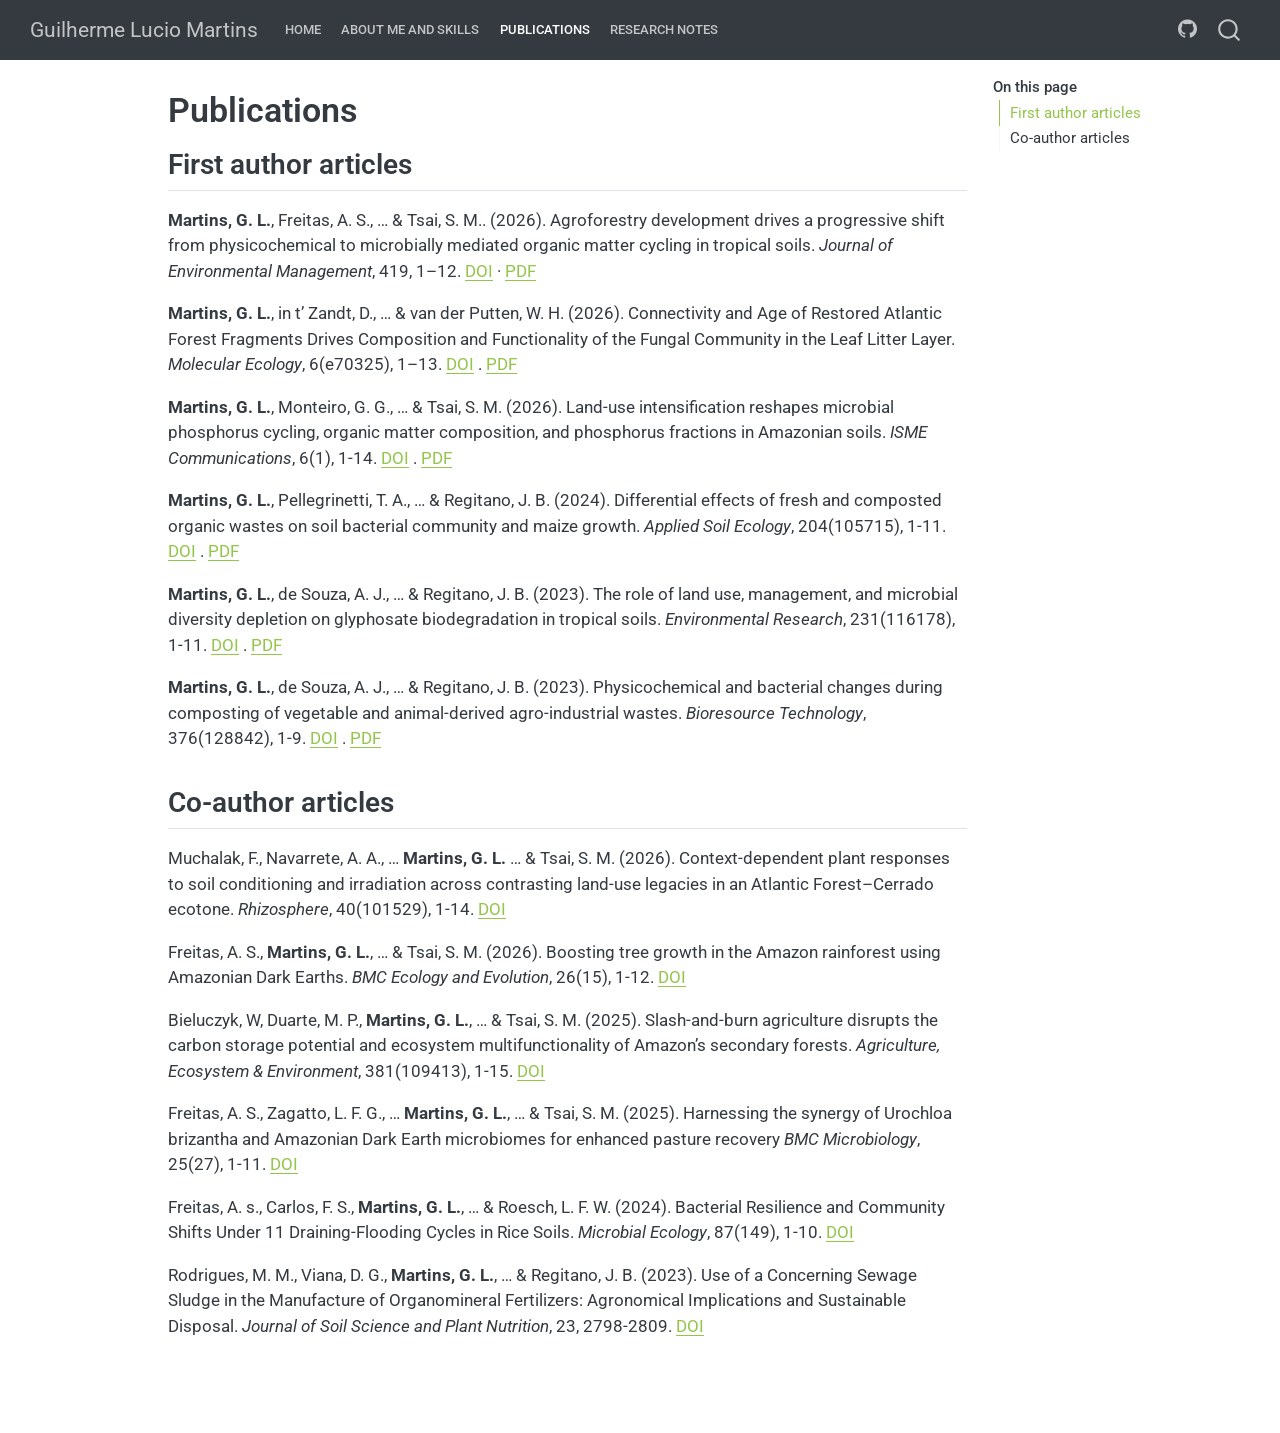
<file: docs/publications.html>
<!DOCTYPE html>
<html xmlns="http://www.w3.org/1999/xhtml" lang="en" xml:lang="en"><head>

<meta charset="utf-8">
<meta name="generator" content="quarto-1.11.9">

<meta name="viewport" content="width=device-width, initial-scale=1.0, user-scalable=yes">


<title>Publications – Guilherme Lucio Martins</title>
<style>
/* Default styles provided by pandoc.
** See https://pandoc.org/MANUAL.html#variables-for-html for config info.
*/
span.smallcaps{font-variant: small-caps;}
div.columns{display: flex; gap: 1.5em;}
div.column{flex: auto;}
@media screen {
div.columns{gap: min(4vw, 1.5em);}
div.column{overflow-x: auto;}
}
div.hanging-indent{margin-left: 1.5em; text-indent: -1.5em;}
ul.task-list{list-style: none;}
ul.task-list li input[type="checkbox"] {
  width: 0.8em;
  margin: 0 0.8em 0.2em -1em; /* quarto-specific, see https://github.com/quarto-dev/quarto-cli/issues/4556 */ 
  vertical-align: middle;
}
</style>


<script src="site_libs/quarto-nav/quarto-nav.js"></script>
<script src="site_libs/quarto-nav/headroom.min.js"></script>
<script src="site_libs/clipboard/clipboard.min.js"></script>
<script src="site_libs/quarto-search/autocomplete.umd.js"></script>
<script src="site_libs/quarto-search/fuse.min.js"></script>
<script src="site_libs/quarto-search/quarto-search.js"></script>
<meta name="quarto:offset" content="./">
<script src="site_libs/quarto-html/quarto.js" type="module"></script>
<script src="site_libs/quarto-html/tabsets/tabsets.js" type="module"></script>
<script src="site_libs/quarto-html/scrollable-regions/scrollable-regions.js" type="module"></script>
<script src="site_libs/quarto-html/popper.min.js"></script>
<script src="site_libs/quarto-html/tippy.umd.min.js"></script>
<script src="site_libs/quarto-html/anchor.min.js"></script>
<link href="site_libs/quarto-html/tippy.css" rel="stylesheet">
<link href="site_libs/quarto-html/quarto-syntax-highlighting-63b5708e65d6cd79cd7618c58d0c21e7.css" rel="stylesheet" id="quarto-text-highlighting-styles">
<script src="site_libs/bootstrap/bootstrap.min.js"></script>
<link href="site_libs/bootstrap/bootstrap-icons.css" rel="stylesheet">
<link href="site_libs/bootstrap/bootstrap-c6cf7bd44d0a6fa84b146c7b709c5f1a.min.css" rel="stylesheet" append-hash="true" id="quarto-bootstrap" data-mode="light">
<script id="quarto-search-options" type="application/json">{
  "location": "navbar",
  "copy-button": false,
  "collapse-after": 3,
  "panel-placement": "end",
  "type": "overlay",
  "limit": 50,
  "keyboard-shortcut": [
    "f",
    "/",
    "s"
  ],
  "show-item-context": false,
  "language": {
    "search-no-results-text": "No results",
    "search-matching-documents-text": "matching documents",
    "search-copy-link-title": "Copy link to search",
    "search-hide-matches-text": "Hide additional matches",
    "search-more-match-text": "more match in this document",
    "search-more-matches-text": "more matches in this document",
    "search-clear-button-title": "Clear",
    "search-text-placeholder": "",
    "search-detached-cancel-button-title": "Cancel",
    "search-submit-button-title": "Submit",
    "search-label": "Search"
  }
}</script>


</head>

<body class="nav-fixed quarto-light"><a id="quarto-skip-link" class="visually-hidden-focusable" href="#quarto-document-content">Skip to main content</a>

<div id="quarto-search-results"></div>
  <header id="quarto-header" class="headroom fixed-top">
    <nav class="navbar navbar-expand-lg " data-bs-theme="dark" aria-label="Site">
      <div class="navbar-container container-fluid">
      <div class="navbar-brand-container mx-auto">
    <a class="navbar-brand" href="./index.html">
    <span class="navbar-title">Guilherme Lucio Martins</span>
    </a>
  </div>
          <button class="navbar-toggler" type="button" data-bs-toggle="collapse" data-bs-target="#navbarCollapse" aria-controls="navbarCollapse" aria-expanded="false" aria-label="Toggle navigation" onclick="if (window.quartoToggleHeadroom) { window.quartoToggleHeadroom(); }">
  <span class="navbar-toggler-icon"></span>
</button>
          <div class="collapse navbar-collapse" id="navbarCollapse">
            <ul class="navbar-nav navbar-nav-scroll me-auto">
  <li class="nav-item">
    <a class="nav-link" href="./index.html"> 
<span class="menu-text">Home</span></a>
  </li>  
  <li class="nav-item">
    <a class="nav-link" href="./about.html"> 
<span class="menu-text">About me and Skills</span></a>
  </li>  
  <li class="nav-item">
    <a class="nav-link active" href="./publications.html" aria-current="page"> 
<span class="menu-text">Publications</span></a>
  </li>  
  <li class="nav-item">
    <a class="nav-link" href="./notes.html"> 
<span class="menu-text">Research Notes</span></a>
  </li>  
</ul>
            <ul class="navbar-nav navbar-nav-scroll ms-auto">
  <li class="nav-item compact">
    <a class="nav-link" href="https://github.com/guilhermeluciomartins"> <i class="bi bi-github" role="img">
</i> 
<span class="menu-text"></span></a>
  </li>  
</ul>
          </div> <!-- /navcollapse -->
            <div class="quarto-navbar-tools">
</div>
            <div id="quarto-search" class="" title="Search"></div>
      </div> <!-- /container-fluid -->
    </nav>
</header>
<!-- content -->
<div id="quarto-content" class="quarto-container page-columns page-rows-contents page-layout-article page-navbar">
<!-- sidebar -->
<!-- margin-sidebar -->
    <div id="quarto-margin-sidebar" class="sidebar margin-sidebar">
        <nav id="TOC" role="doc-toc" aria-labelledby="toc-title" class="toc-active">
    <h2 id="toc-title">On this page</h2>
   
  <ul>
  <li><a href="#first-author-articles" id="toc-first-author-articles" class="nav-link active" data-scroll-target="#first-author-articles">First author articles</a></li>
  <li><a href="#co-author-articles" id="toc-co-author-articles" class="nav-link" data-scroll-target="#co-author-articles">Co-author articles</a></li>
  </ul>
</nav>
    </div>
<!-- main -->
<main class="content" id="quarto-document-content" tabindex="-1">

<header id="title-block-header" class="quarto-title-block default">
<div class="quarto-title">
<h1 class="title">Publications</h1>
</div>



<div class="quarto-title-meta">

    
  
    
  </div>
  


</header>


<section id="first-author-articles" class="level2">
<h2 class="anchored" data-anchor-id="first-author-articles">First author articles</h2>
<p><strong>Martins, G. L.</strong>, Freitas, A. S., … &amp; Tsai, S. M.. (2026). Agroforestry development drives a progressive shift from physicochemical to microbially mediated organic matter cycling in tropical soils. <em>Journal of Environmental Management</em>, 419, 1–12. <a href="https://doi.org/10.1016/j.jenvman.2026.131266">DOI</a> · <a href="files/martins2026_JEMA.pdf">PDF</a></p>
<p><strong>Martins, G. L.</strong>, in t’ Zandt, D., … &amp; van der Putten, W. H. (2026). Connectivity and Age of Restored Atlantic Forest Fragments Drives Composition and Functionality of the Fungal Community in the Leaf Litter Layer. <em>Molecular Ecology</em>, 6(e70325), 1–13. <a href="https://doi.org/10.1111/mec.70325">DOI</a> . <a href="files/martins2026_MOLECO.pdf">PDF</a></p>
<p><strong>Martins, G. L.</strong>, Monteiro, G. G., … &amp; Tsai, S. M. (2026). Land-use intensification reshapes microbial phosphorus cycling, organic matter composition, and phosphorus fractions in Amazonian soils. <em>ISME Communications</em>, 6(1), 1-14. <a href="https://doi.org/10.1093/ismeco/ycag027">DOI</a> . <a href="files/martins2026_ISMEComm.pdf">PDF</a></p>
<p><strong>Martins, G. L.</strong>, Pellegrinetti, T. A., … &amp; Regitano, J. B. (2024). Differential effects of fresh and composted organic wastes on soil bacterial community and maize growth. <em>Applied Soil Ecology</em>, 204(105715), 1-11. <a href="https://doi.org/10.1016/j.apsoil.2024.105715">DOI</a> . <a href="files/martins2024_APS.pdf">PDF</a></p>
<p><strong>Martins, G. L.</strong>, de Souza, A. J., … &amp; Regitano, J. B. (2023). The role of land use, management, and microbial diversity depletion on glyphosate biodegradation in tropical soils. <em>Environmental Research</em>, 231(116178), 1-11. <a href="https://doi.org/10.1016/j.envres.2023.116178">DOI</a> . <a href="files/martins2023_ENVR.pdf">PDF</a></p>
<p><strong>Martins, G. L.</strong>, de Souza, A. J., … &amp; Regitano, J. B. (2023). Physicochemical and bacterial changes during composting of vegetable and animal-derived agro-industrial wastes. <em>Bioresource Technology</em>, 376(128842), 1-9. <a href="https://doi.org/10.1016/j.biortech.2023.128842">DOI</a> . <a href="files/martins2023_BITE.pdf">PDF</a></p>
</section>
<section id="co-author-articles" class="level2">
<h2 class="anchored" data-anchor-id="co-author-articles">Co-author articles</h2>
<p>Muchalak, F., Navarrete, A. A., … <strong>Martins, G. L.</strong> … &amp; Tsai, S. M. (2026). Context-dependent plant responses to soil conditioning and irradiation across contrasting land-use legacies in an Atlantic Forest–Cerrado ecotone. <em>Rhizosphere</em>, 40(101529), 1-14. <a href="https://doi.org/10.1016/j.rhisph.2026.101529">DOI</a></p>
<p>Freitas, A. S., <strong>Martins, G. L.</strong>, … &amp; Tsai, S. M. (2026). Boosting tree growth in the Amazon rainforest using Amazonian Dark Earths. <em>BMC Ecology and Evolution</em>, 26(15), 1-12. <a href="https://doi.org/10.1186/s12862-026-02495-y">DOI</a></p>
<p>Bieluczyk, W, Duarte, M. P., <strong>Martins, G. L.</strong>, … &amp; Tsai, S. M. (2025). Slash-and-burn agriculture disrupts the carbon storage potential and ecosystem multifunctionality of Amazon’s secondary forests. <em>Agriculture, Ecosystem &amp; Environment</em>, 381(109413), 1-15. <a href="https://doi.org/10.1016/j.agee.2024.109413">DOI</a></p>
<p>Freitas, A. S., Zagatto, L. F. G., … <strong>Martins, G. L.</strong>, … &amp; Tsai, S. M. (2025). Harnessing the synergy of Urochloa brizantha and Amazonian Dark Earth microbiomes for enhanced pasture recovery <em>BMC Microbiology</em>, 25(27), 1-11. <a href="https://doi.org/10.1186/s12866-024-03741-3">DOI</a></p>
<p>Freitas, A. s., Carlos, F. S., <strong>Martins, G. L.</strong>, … &amp; Roesch, L. F. W. (2024). Bacterial Resilience and Community Shifts Under 11 Draining-Flooding Cycles in Rice Soils. <em>Microbial Ecology</em>, 87(149), 1-10. <a href="https://doi.org/10.1007/s00248-024-02468-y">DOI</a></p>
<p>Rodrigues, M. M., Viana, D. G., <strong>Martins, G. L.</strong>, … &amp; Regitano, J. B. (2023). Use of a Concerning Sewage Sludge in the Manufacture of Organomineral Fertilizers: Agronomical Implications and Sustainable Disposal. <em>Journal of Soil Science and Plant Nutrition</em>, 23, 2798-2809. <a href="https://doi.org/10.1007/s42729-023-01235-1">DOI</a></p>


</section>

</main> <!-- /main -->
<script id="quarto-html-after-body" type="application/javascript">
  window.document.addEventListener("DOMContentLoaded", function (event) {
    const icon = "";
    const anchorJS = new window.AnchorJS();
    anchorJS.options = {
      placement: 'right',
      icon: icon
    };
    anchorJS.add('.anchored');
    const isCodeAnnotation = (el) => {
      for (const clz of el.classList) {
        if (clz.startsWith('code-annotation-')) {                     
          return true;
        }
      }
      return false;
    }
    const onCopySuccess = function(e) {
      // button target
      const button = e.trigger;
      // don't keep focus
      button.blur();
      // flash "checked"
      button.classList.add('code-copy-button-checked');
      var currentTitle = button.getAttribute("title");
      button.setAttribute("title", "Copied!");
      let tooltip;
      if (window.bootstrap) {
        button.setAttribute("data-bs-toggle", "tooltip");
        button.setAttribute("data-bs-placement", "left");
        button.setAttribute("data-bs-title", "Copied!");
        tooltip = new bootstrap.Tooltip(button, 
          { trigger: "manual", 
            customClass: "code-copy-button-tooltip",
            offset: [0, -8]});
        tooltip.show();    
      }
      setTimeout(function() {
        if (tooltip) {
          tooltip.hide();
          button.removeAttribute("data-bs-title");
          button.removeAttribute("data-bs-toggle");
          button.removeAttribute("data-bs-placement");
        }
        button.setAttribute("title", currentTitle);
        button.classList.remove('code-copy-button-checked');
      }, 1000);
      // clear code selection
      e.clearSelection();
    }
    const getTextToCopy = function(trigger) {
      const outerScaffold = trigger.parentElement.cloneNode(true);
      const codeEl = outerScaffold.querySelector('code');
      for (const childEl of codeEl.children) {
        if (isCodeAnnotation(childEl)) {
          childEl.remove();
        }
      }
      return codeEl.innerText;
    }
    const clipboard = new window.ClipboardJS('.code-copy-button:not([data-in-quarto-modal])', {
      text: getTextToCopy
    });
    clipboard.on('success', onCopySuccess);
    if (window.document.getElementById('quarto-embedded-source-code-modal')) {
      const clipboardModal = new window.ClipboardJS('.code-copy-button[data-in-quarto-modal]', {
        text: getTextToCopy,
        container: window.document.getElementById('quarto-embedded-source-code-modal')
      });
      clipboardModal.on('success', onCopySuccess);
    }
      var localhostRegex = new RegExp(/^(?:http|https):\/\/localhost\:?[0-9]*\//);
      var mailtoRegex = new RegExp(/^mailto:/);
        var filterRegex = new RegExp('/' + window.location.host + '/');
      var isInternal = (href) => {
          return filterRegex.test(href) || localhostRegex.test(href) || mailtoRegex.test(href);
      }
      // Inspect non-navigation links and adorn them if external
      window.quartoDecorateExternalLinks = function (root) {
     var links = (root || window.document).querySelectorAll('a[href]:not(.nav-link):not(.navbar-brand):not(.toc-action):not(.sidebar-link):not(.sidebar-item-toggle):not(.pagination-link):not(.no-external):not([aria-hidden]):not(.dropdown-item):not(.quarto-navigation-tool):not(.about-link)');
      for (var i=0; i<links.length; i++) {
        const link = links[i];
        if (!isInternal(link.href)) {
          // undo the damage that might have been done by quarto-nav.js in the case of
          // links that we want to consider external
          if (link.dataset.originalHref !== undefined) {
            link.href = link.dataset.originalHref;
          }
          if (!link.classList.contains('no-external-icon')) {
          }
        }
      }
      };
      window.quartoDecorateExternalLinks(window.document);
    // Esc closes the popup (WCAG 1.4.13) and focus leaving both trigger and
    // popup closes it (WCAG 2.4.11); tippy handles neither for interactive popups.
    const hideOnEscAndFocusOut = {
      name: 'hideOnEscAndFocusOut',
      defaultValue: true,
      fn(instance) {
        const dismiss = () => {
          // A show scheduled by the trigger delay would otherwise reopen it
          instance.clearDelayTimeouts();
          instance.hide();
        };
        const onKeyDown = (event) => {
          if (event.key !== 'Escape') {
            return;
          }
          // Keep Esc from also reaching page handlers (e.g. reveal.js overview),
          // except an open reveal.js slide menu, which Esc should close too.
          // The menu handles keys only when its keyboard option is on.
          const menuHandlesEsc = window.Reveal?.getPlugin?.('menu')?.isOpen() &&
            window.Reveal.getConfig().menu?.keyboard !== false;
          if (!menuHandlesEsc) {
            event.stopPropagation();
          }
          if (instance.popper.contains(window.document.activeElement)) {
            // Disabled while refocusing so the focus trigger does not reopen it
            instance.disable();
            instance.reference.focus();
            instance.enable();
          }
          dismiss();
        };
        const onFocusOut = (event) => {
          const target = event.relatedTarget;
          if (target && !instance.reference.contains(target) &&
              !instance.popper.contains(target)) {
            dismiss();
          }
        };
        // On the trigger too: a click trigger (code-annotations: select) has no
        // blur handling. Attached for the instance's lifetime so leaving the
        // trigger also cancels a show still pending on the trigger delay.
        instance.reference.addEventListener('focusout', onFocusOut);
        return {
          onShow() {
            window.document.addEventListener('keydown', onKeyDown, true);
            instance.popper.addEventListener('focusout', onFocusOut);
          },
          onHide() {
            window.document.removeEventListener('keydown', onKeyDown, true);
            instance.popper.removeEventListener('focusout', onFocusOut);
          },
          onDestroy() {
            instance.reference.removeEventListener('focusout', onFocusOut);
          },
        };
      },
    };
    function tippyHover(el, contentFn, onTriggerFn, onUntriggerFn) {
      const config = {
        allowHTML: true,
        maxWidth: 500,
        delay: 100,
        arrow: false,
        appendTo: function(el) {
            return el.parentElement;
        },
        interactive: true,
        interactiveBorder: 10,
        theme: 'quarto',
        placement: 'bottom-start',
        plugins: [hideOnEscAndFocusOut],
      };
      if (contentFn) {
        config.content = contentFn;
      }
      if (onTriggerFn) {
        config.onTrigger = onTriggerFn;
      }
      if (onUntriggerFn) {
        config.onUntrigger = onUntriggerFn;
      }
      window.tippy(el, config); 
    }
    const noterefs = window.document.querySelectorAll('a[role="doc-noteref"]');
    for (var i=0; i<noterefs.length; i++) {
      const ref = noterefs[i];
      tippyHover(ref, function() {
        // use id or data attribute instead here
        let href = ref.getAttribute('data-footnote-href') || ref.getAttribute('href');
        try { href = new URL(href).hash; } catch {}
        const id = href.replace(/^#\/?/, "");
        const note = window.document.getElementById(id);
        if (note) {
          return note.innerHTML;
        } else {
          return "";
        }
      });
    }
    const xrefs = window.document.querySelectorAll('a.quarto-xref');
    const processXRef = (id, note) => {
      // Strip column container classes
      const stripColumnClz = (el) => {
        el.classList.remove("page-full", "page-columns");
        if (el.children) {
          for (const child of el.children) {
            stripColumnClz(child);
          }
        }
      }
      stripColumnClz(note)
      if (id === null || id.startsWith('sec-')) {
        // Special case sections, only their first couple elements
        const container = document.createElement("div");
        if (note.children && note.children.length > 2) {
          container.appendChild(note.children[0].cloneNode(true));
          for (let i = 1; i < note.children.length; i++) {
            const child = note.children[i];
            if (child.tagName === "P" && child.innerText === "") {
              continue;
            } else {
              container.appendChild(child.cloneNode(true));
              break;
            }
          }
          if (window.Quarto?.typesetMath) {
            window.Quarto.typesetMath(container);
          }
          return container.innerHTML
        } else {
          if (window.Quarto?.typesetMath) {
            window.Quarto.typesetMath(note);
          }
          return note.innerHTML;
        }
      } else {
        // Remove any anchor links if they are present
        const anchorLink = note.querySelector('a.anchorjs-link');
        if (anchorLink) {
          anchorLink.remove();
        }
        if (window.Quarto?.typesetMath) {
          window.Quarto.typesetMath(note);
        }
        if (note.classList.contains("callout")) {
          return note.outerHTML;
        } else {
          return note.innerHTML;
        }
      }
    }
    for (var i=0; i<xrefs.length; i++) {
      const xref = xrefs[i];
      tippyHover(xref, undefined, function(instance) {
        instance.disable();
        let url = xref.getAttribute('href');
        let hash = undefined; 
        if (url.startsWith('#')) {
          hash = url;
        } else {
          try { hash = new URL(url).hash; } catch {}
        }
        if (hash) {
          const id = hash.replace(/^#\/?/, "");
          const note = window.document.getElementById(id);
          if (note !== null) {
            try {
              const html = processXRef(id, note.cloneNode(true));
              instance.setContent(html);
            } finally {
              instance.enable();
              instance.show();
            }
          } else {
            // See if we can fetch this
            fetch(url.split('#')[0])
            .then(res => res.text())
            .then(html => {
              const parser = new DOMParser();
              const htmlDoc = parser.parseFromString(html, "text/html");
              const note = htmlDoc.getElementById(id);
              if (note !== null) {
                const html = processXRef(id, note);
                instance.setContent(html);
              } 
            }).finally(() => {
              instance.enable();
              instance.show();
            });
          }
        } else {
          // See if we can fetch a full url (with no hash to target)
          // This is a special case and we should probably do some content thinning / targeting
          fetch(url)
          .then(res => res.text())
          .then(html => {
            const parser = new DOMParser();
            const htmlDoc = parser.parseFromString(html, "text/html");
            const note = htmlDoc.querySelector('main.content');
            if (note !== null) {
              // This should only happen for chapter cross references
              // (since there is no id in the URL)
              // remove the first header
              if (note.children.length > 0 && note.children[0].tagName === "HEADER") {
                note.children[0].remove();
              }
              const html = processXRef(null, note);
              instance.setContent(html);
            } 
          }).finally(() => {
            instance.enable();
            instance.show();
          });
        }
      }, function(instance) {
      });
    }
        let selectedAnnoteEl;
        const selectorForAnnotation = ( cell, annotation) => {
          let cellAttr = 'data-code-cell="' + cell + '"';
          let lineAttr = 'data-code-annotation="' +  annotation + '"';
          const selector = 'span[' + cellAttr + '][' + lineAttr + ']';
          return selector;
        }
        const selectCodeLines = (annoteEl) => {
          const doc = window.document;
          const targetCell = annoteEl.getAttribute("data-target-cell");
          const targetAnnotation = annoteEl.getAttribute("data-target-annotation");
          const annoteSpan = window.document.querySelector(selectorForAnnotation(targetCell, targetAnnotation));
          const lines = annoteSpan.getAttribute("data-code-lines").split(",");
          const lineIds = lines.map((line) => {
            return targetCell + "-" + line;
          })
          // Each band is positioned against its own containing block, which is
          // not the offsetParent of the lines, so place it from client rects.
          const placeBand = (band, firstEl, lastEl, codeBlock) => {
            const container = band.offsetParent;
            if (container === null) {
              return;
            }
            const containerRect = container.getBoundingClientRect();
            // Reveal.js scales slides with a transform, so convert client
            // pixels back to the CSS pixels of the container.
            const scale = containerRect.height / container.offsetHeight || 1;
            const firstRect = firstEl.getBoundingClientRect();
            const lastRect = lastEl.getBoundingClientRect();
            const top = (firstRect.top - containerRect.top) / scale - container.clientTop + container.scrollTop;
            const height = (lastRect.bottom - firstRect.top) / scale;
            band.style.top = top - 2 + "px";
            band.style.height = height + 4 + "px";
            if (codeBlock) {
              // Without the copy button wrapper, the containing block is wider
              // than the code block, so span the code block explicitly.
              const blockRect = codeBlock.getBoundingClientRect();
              band.style.left = (blockRect.left - containerRect.left) / scale - container.clientLeft + container.scrollLeft + "px";
              band.style.width = blockRect.width / scale + "px";
            }
          };
          if (lineIds.length > 0) {
            const el = window.document.getElementById(lineIds[0]);
            const lastEl = window.document.getElementById(lineIds[lineIds.length - 1]);
            const parent = el.parentElement.parentElement;
            // cook up a div (if necessary) and position it
            let div = window.document.getElementById("code-annotation-line-highlight");
            if (div === null) {
              div = window.document.createElement("div");
              div.setAttribute("id", "code-annotation-line-highlight");
              div.style.position = 'absolute';
              parent.appendChild(div);
            }
            placeBand(div, el, lastEl, parent.closest("div.sourceCode") || parent);
            let gutterDiv = window.document.getElementById("code-annotation-line-highlight-gutter");
            if (gutterDiv === null) {
              gutterDiv = window.document.createElement("div");
              gutterDiv.setAttribute("id", "code-annotation-line-highlight-gutter");
              gutterDiv.style.position = 'absolute';
              const codeCell = window.document.getElementById(targetCell);
              const gutter = codeCell.querySelector('.code-annotation-gutter');
              gutter.appendChild(gutterDiv);
            }
            placeBand(gutterDiv, el, lastEl);
            selectedAnnoteEl = annoteEl;
          }
        };
        const unselectCodeLines = () => {
          const elementsIds = ["code-annotation-line-highlight", "code-annotation-line-highlight-gutter"];
          elementsIds.forEach((elId) => {
            const div = window.document.getElementById(elId);
            if (div) {
              div.remove();
            }
          });
          selectedAnnoteEl = undefined;
        };
          // Handle positioning of the toggle
      window.addEventListener(
        "resize",
        throttle(() => {
          elRect = undefined;
          if (selectedAnnoteEl) {
            selectCodeLines(selectedAnnoteEl);
          }
        }, 10)
      );
      function throttle(fn, ms) {
      let throttle = false;
      let timer;
        return (...args) => {
          if(!throttle) { // first call gets through
              fn.apply(this, args);
              throttle = true;
          } else { // all the others get throttled
              if(timer) clearTimeout(timer); // cancel #2
              timer = setTimeout(() => {
                fn.apply(this, args);
                timer = throttle = false;
              }, ms);
          }
        };
      }
        // Attach click handler to the DT
        const annoteDls = window.document.querySelectorAll('dt[data-target-cell]');
        for (const annoteDlNode of annoteDls) {
          annoteDlNode.addEventListener('click', (event) => {
            const clickedEl = event.target;
            if (clickedEl !== selectedAnnoteEl) {
              unselectCodeLines();
              const activeEl = window.document.querySelector('dt[data-target-cell].code-annotation-active');
              if (activeEl) {
                activeEl.classList.remove('code-annotation-active');
              }
              selectCodeLines(clickedEl);
              clickedEl.classList.add('code-annotation-active');
            } else {
              // Unselect the line
              unselectCodeLines();
              clickedEl.classList.remove('code-annotation-active');
            }
          });
        }
    const findCites = (el) => {
      const parentEl = el.parentElement;
      if (parentEl) {
        const cites = parentEl.dataset.cites;
        if (cites) {
          return {
            el,
            cites: cites.split(' ')
          };
        } else {
          return findCites(el.parentElement)
        }
      } else {
        return undefined;
      }
    };
    var bibliorefs = window.document.querySelectorAll('a[role="doc-biblioref"]');
    for (var i=0; i<bibliorefs.length; i++) {
      const ref = bibliorefs[i];
      const citeInfo = findCites(ref);
      if (citeInfo) {
        tippyHover(citeInfo.el, function() {
          var popup = window.document.createElement('div');
          citeInfo.cites.forEach(function(cite) {
            var citeDiv = window.document.createElement('div');
            citeDiv.classList.add('hanging-indent');
            citeDiv.classList.add('csl-entry');
            var biblioDiv = window.document.getElementById('ref-' + cite);
            if (biblioDiv) {
              citeDiv.innerHTML = biblioDiv.innerHTML;
            }
            popup.appendChild(citeDiv);
          });
          return popup.innerHTML;
        });
      }
    }
  });
  </script>
  <script type="application/javascript">
  window.quartoScrollableRegionsLabels = {"code":"Scrollable code","output":"Scrollable output"};
  </script>
</div> <!-- /content -->




</body></html>
</file>
<file: docs/site_libs/quarto-html/tippy.css>
.tippy-box[data-animation=fade][data-state=hidden]{opacity:0}[data-tippy-root]{max-width:calc(100vw - 10px)}.tippy-box{position:relative;background-color:#333;color:#fff;border-radius:4px;font-size:14px;line-height:1.4;white-space:normal;outline:0;transition-property:transform,visibility,opacity}.tippy-box[data-placement^=top]>.tippy-arrow{bottom:0}.tippy-box[data-placement^=top]>.tippy-arrow:before{bottom:-7px;left:0;border-width:8px 8px 0;border-top-color:initial;transform-origin:center top}.tippy-box[data-placement^=bottom]>.tippy-arrow{top:0}.tippy-box[data-placement^=bottom]>.tippy-arrow:before{top:-7px;left:0;border-width:0 8px 8px;border-bottom-color:initial;transform-origin:center bottom}.tippy-box[data-placement^=left]>.tippy-arrow{right:0}.tippy-box[data-placement^=left]>.tippy-arrow:before{border-width:8px 0 8px 8px;border-left-color:initial;right:-7px;transform-origin:center left}.tippy-box[data-placement^=right]>.tippy-arrow{left:0}.tippy-box[data-placement^=right]>.tippy-arrow:before{left:-7px;border-width:8px 8px 8px 0;border-right-color:initial;transform-origin:center right}.tippy-box[data-inertia][data-state=visible]{transition-timing-function:cubic-bezier(.54,1.5,.38,1.11)}.tippy-arrow{width:16px;height:16px;color:#333}.tippy-arrow:before{content:"";position:absolute;border-color:transparent;border-style:solid}.tippy-content{position:relative;padding:5px 9px;z-index:1}
</file>
<file: docs/site_libs/quarto-html/quarto-syntax-highlighting-63b5708e65d6cd79cd7618c58d0c21e7.css>
/* quarto syntax highlight colors */
:root {
  --quarto-hl-ot-color: #003B4F;
  --quarto-hl-at-color: #657422;
  --quarto-hl-ss-color: #20794D;
  --quarto-hl-an-color: #5E5E5E;
  --quarto-hl-fu-color: #4758AB;
  --quarto-hl-st-color: #20794D;
  --quarto-hl-cf-color: #003B4F;
  --quarto-hl-op-color: #5E5E5E;
  --quarto-hl-er-color: #AD0000;
  --quarto-hl-bn-color: #AD0000;
  --quarto-hl-al-color: #AD0000;
  --quarto-hl-va-color: #111111;
  --quarto-hl-bu-color: inherit;
  --quarto-hl-ex-color: inherit;
  --quarto-hl-pp-color: #AD0000;
  --quarto-hl-in-color: #5E5E5E;
  --quarto-hl-vs-color: #20794D;
  --quarto-hl-wa-color: #5E5E5E;
  --quarto-hl-do-color: #5E5E5E;
  --quarto-hl-im-color: #00769E;
  --quarto-hl-ch-color: #20794D;
  --quarto-hl-dt-color: #AD0000;
  --quarto-hl-fl-color: #AD0000;
  --quarto-hl-co-color: #5E5E5E;
  --quarto-hl-cv-color: #5E5E5E;
  --quarto-hl-cn-color: #8f5902;
  --quarto-hl-sc-color: #5E5E5E;
  --quarto-hl-dv-color: #AD0000;
  --quarto-hl-kw-color: #003B4F;
}

/* other quarto variables */
:root {
  --quarto-font-monospace: SFMono-Regular, Menlo, Monaco, Consolas, "Liberation Mono", "Courier New", monospace;
}

/* syntax highlight based on Pandoc's rules */
pre > code.sourceCode > span {
  color: #003B4F;
}

code.sourceCode > span {
  color: #003B4F;
}

div.sourceCode,
div.sourceCode pre.sourceCode {
  color: #003B4F;
}

/* Normal */
code span {
  color: #003B4F;
}

/* Alert */
code span.al {
  color: #AD0000;
  font-style: inherit;
}

/* Annotation */
code span.an {
  color: #5E5E5E;
  font-style: inherit;
}

/* Attribute */
code span.at {
  color: #657422;
  font-style: inherit;
}

/* BaseN */
code span.bn {
  color: #AD0000;
  font-style: inherit;
}

/* BuiltIn */
code span.bu {
  font-style: inherit;
}

/* ControlFlow */
code span.cf {
  color: #003B4F;
  font-weight: bold;
  font-style: inherit;
}

/* Char */
code span.ch {
  color: #20794D;
  font-style: inherit;
}

/* Constant */
code span.cn {
  color: #8f5902;
  font-style: inherit;
}

/* Comment */
code span.co {
  color: #5E5E5E;
  font-style: inherit;
}

/* CommentVar */
code span.cv {
  color: #5E5E5E;
  font-style: italic;
}

/* Documentation */
code span.do {
  color: #5E5E5E;
  font-style: italic;
}

/* DataType */
code span.dt {
  color: #AD0000;
  font-style: inherit;
}

/* DecVal */
code span.dv {
  color: #AD0000;
  font-style: inherit;
}

/* Error */
code span.er {
  color: #AD0000;
  font-style: inherit;
}

/* Extension */
code span.ex {
  font-style: inherit;
}

/* Float */
code span.fl {
  color: #AD0000;
  font-style: inherit;
}

/* Function */
code span.fu {
  color: #4758AB;
  font-style: inherit;
}

/* Import */
code span.im {
  color: #00769E;
  font-style: inherit;
}

/* Information */
code span.in {
  color: #5E5E5E;
  font-style: inherit;
}

/* Keyword */
code span.kw {
  color: #003B4F;
  font-weight: bold;
  font-style: inherit;
}

/* Operator */
code span.op {
  color: #5E5E5E;
  font-style: inherit;
}

/* Other */
code span.ot {
  color: #003B4F;
  font-style: inherit;
}

/* Preprocessor */
code span.pp {
  color: #AD0000;
  font-style: inherit;
}

/* SpecialChar */
code span.sc {
  color: #5E5E5E;
  font-style: inherit;
}

/* SpecialString */
code span.ss {
  color: #20794D;
  font-style: inherit;
}

/* String */
code span.st {
  color: #20794D;
  font-style: inherit;
}

/* Variable */
code span.va {
  color: #111111;
  font-style: inherit;
}

/* VerbatimString */
code span.vs {
  color: #20794D;
  font-style: inherit;
}

/* Warning */
code span.wa {
  color: #5E5E5E;
  font-style: italic;
}

.prevent-inlining {
  content: "</";
}

/*# sourceMappingURL=054cc16b9e9817627be6994582d2ffb5.css.map */
</file>
